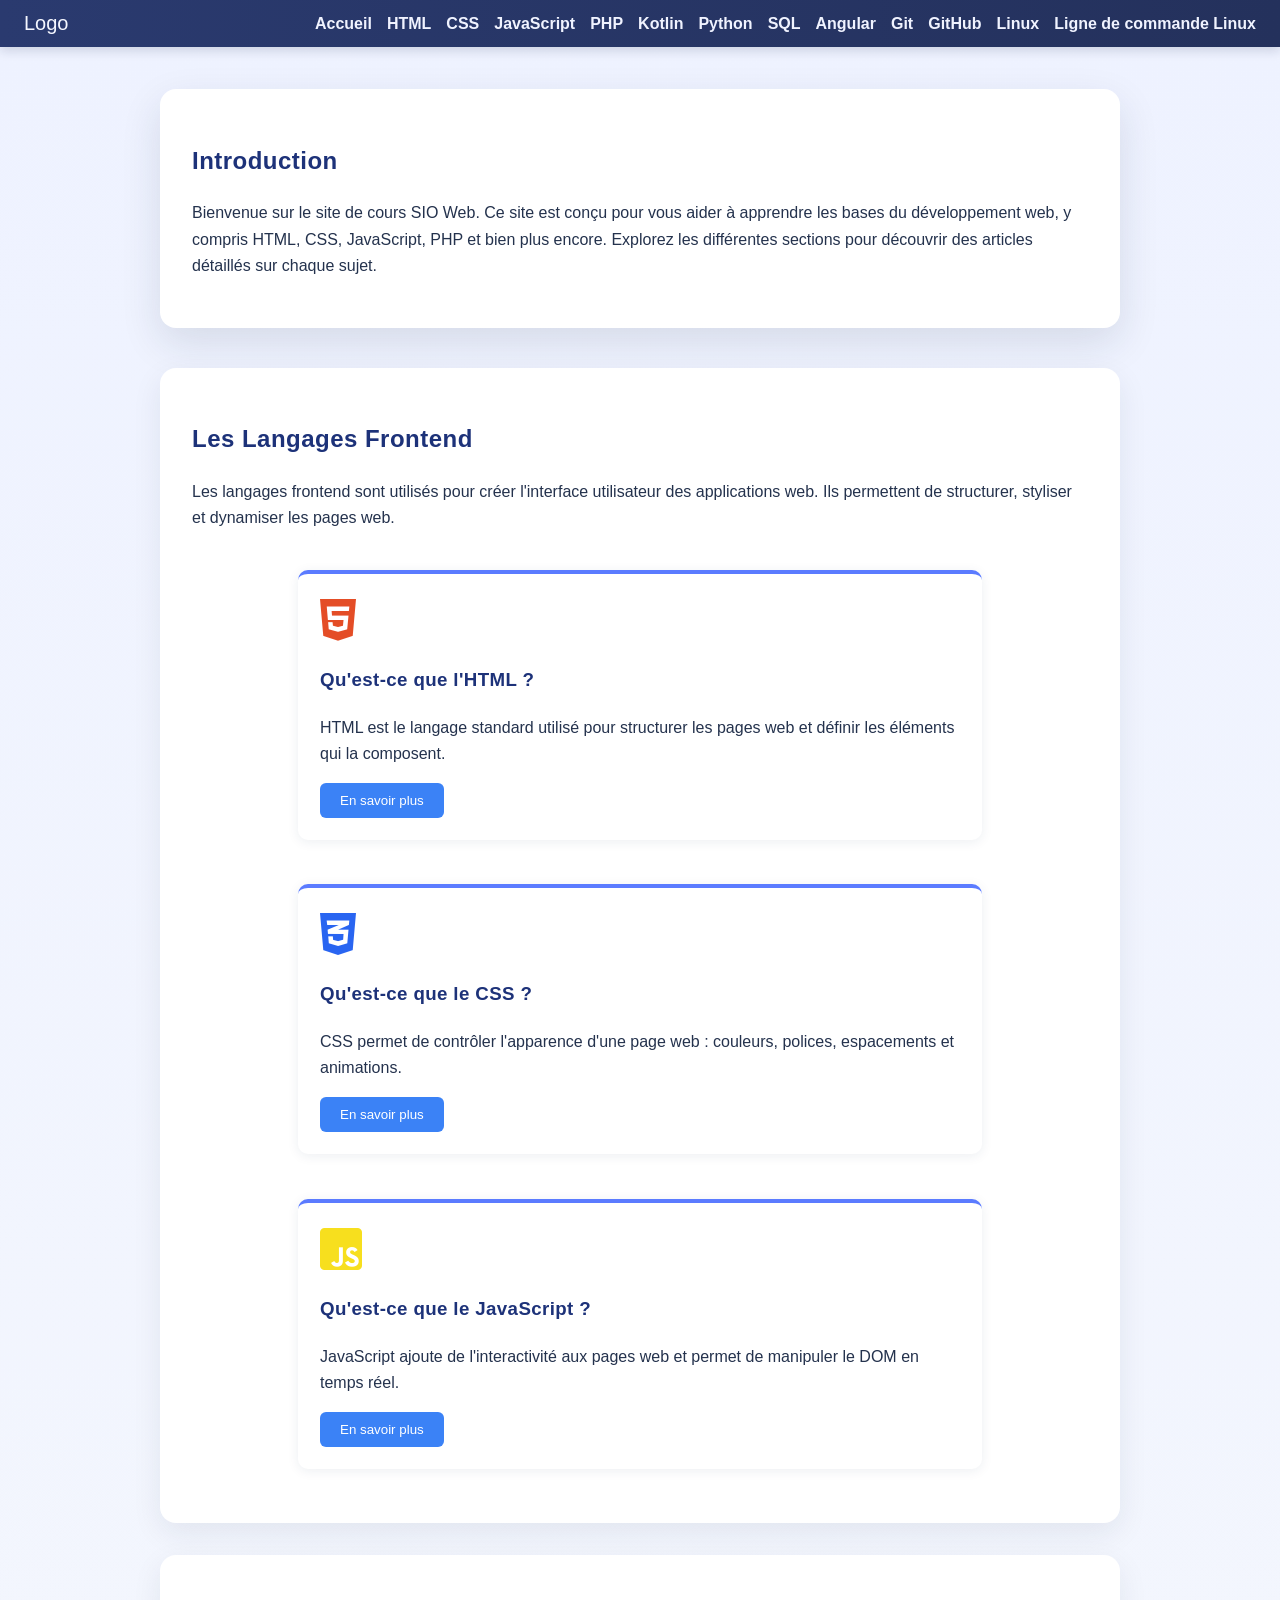
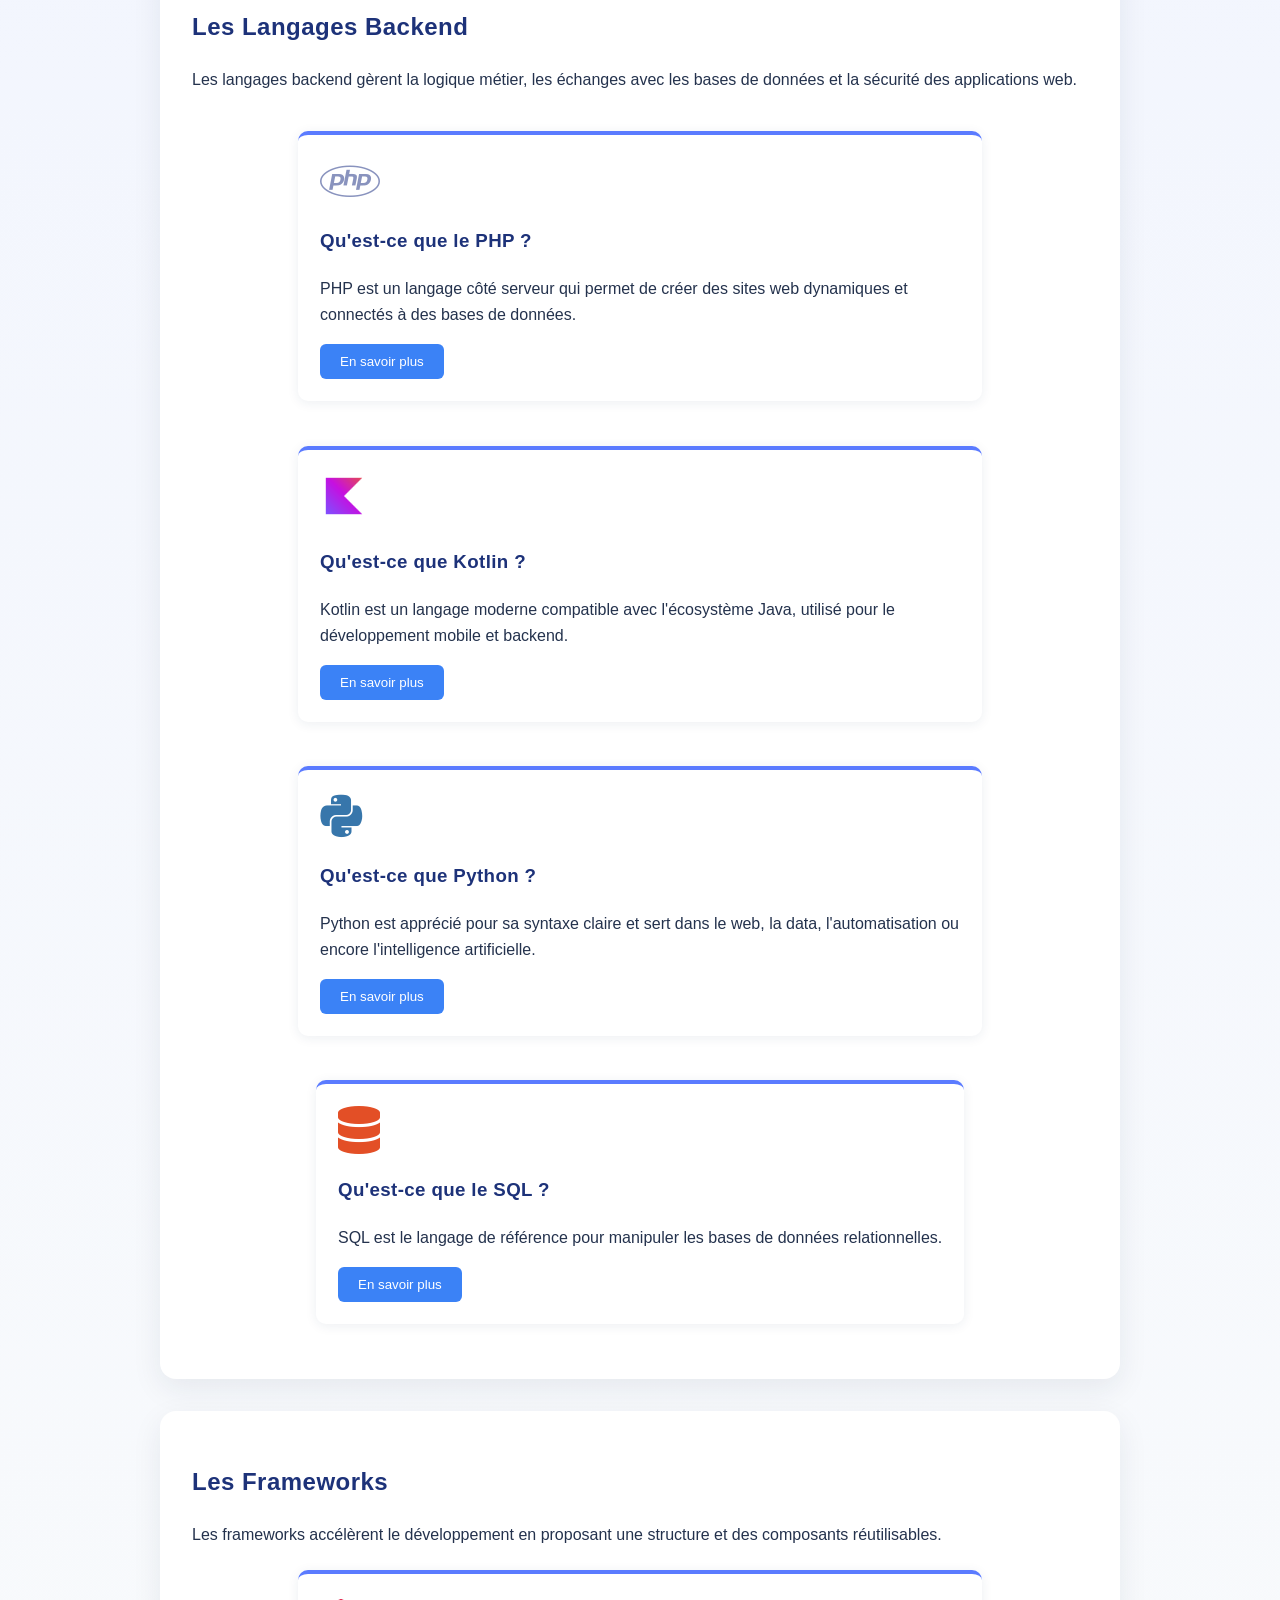
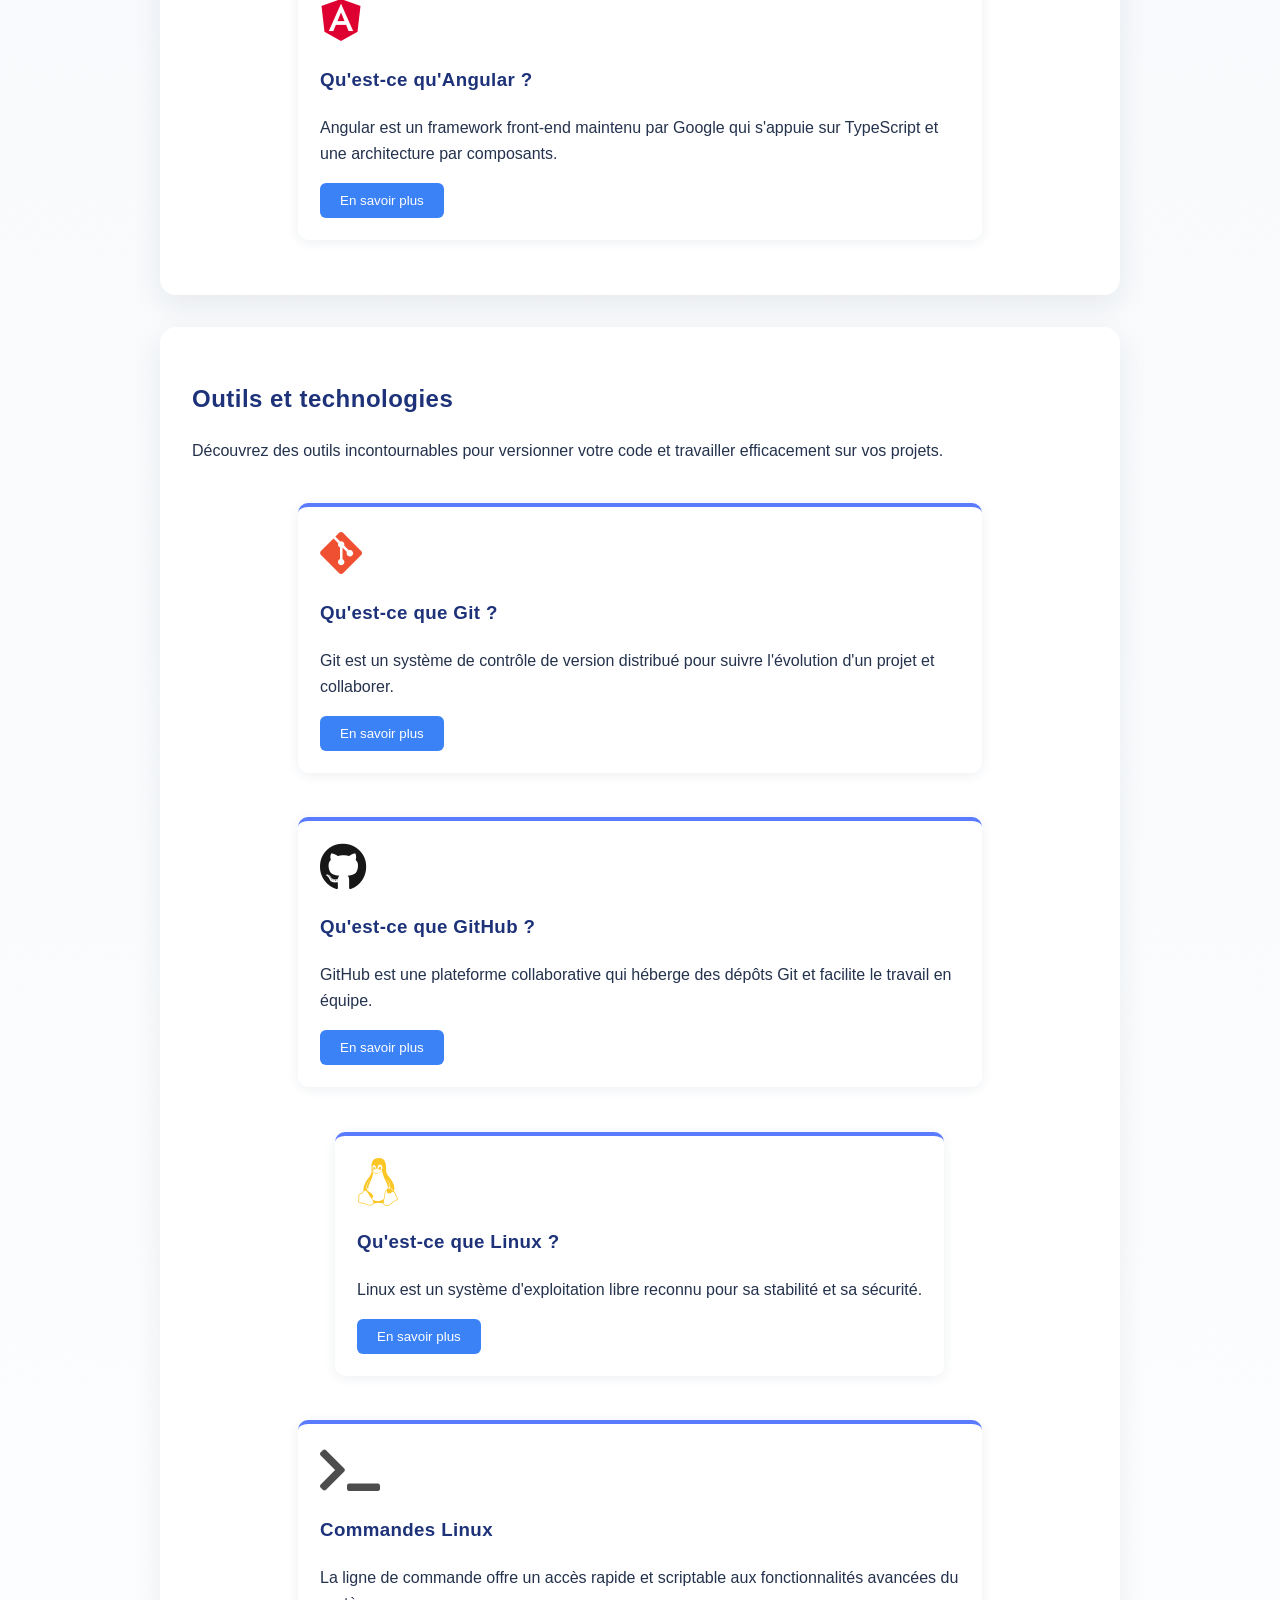
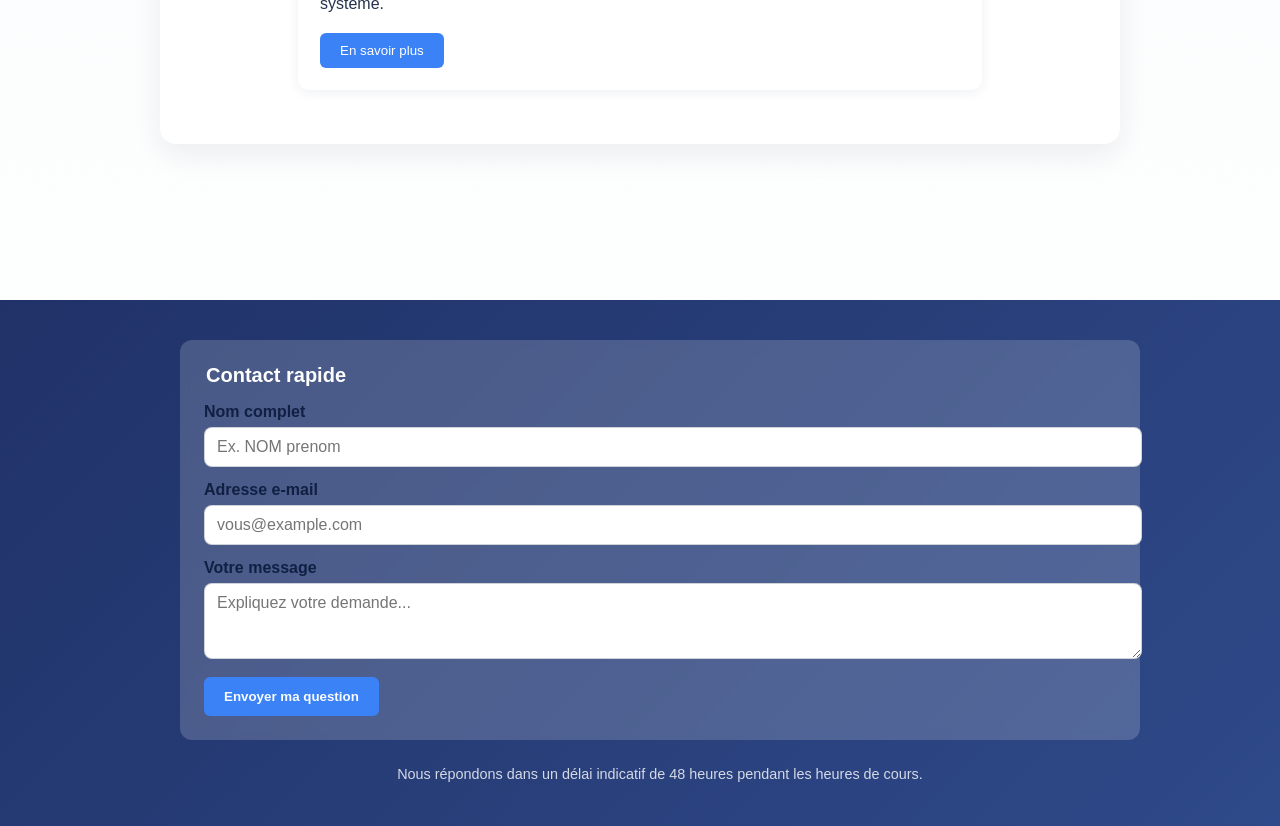
<file: index.html>
<!DOCTYPE html>

<html lang="fr">
  <head>
    <!-- commentaires en html : avec win CTRL + / en linux CTRL+SHIFT+/ (/ à droite de la barre d'espace)-->
    <!--
    le header: 
    Ce composant représente l'en-tête principal de l'application. 
    Il inclut généralement le logo, la navigation principale, et éventuellement des actions utilisateur 
    telles que la connexion ou l'accès au profil. 
    Utilisez ce composant pour afficher les éléments de navigation globaux et renforcer l'identité visuelle de l'application.
-->

    <!--
    <meta charset="UTF-8" /> :
    Définit l'encodage des caractères du document en UTF-8, ce qui permet d'afficher correctement les caractères spéciaux et internationaux.
-->

    <!--
    <meta name="viewport" content="width=device-width, initial-scale=1.0" /> :
    Permet d'assurer que la page s'affiche correctement sur tous les appareils (responsive design) 
    en adaptant la largeur de la page à celle de l'écran de l'utilisateur.
-->
    <meta charset="UTF-8" />
    <meta name="viewport" content="width=device-width, initial-scale=1.0" />
    <link
      rel="shortcut icon"
      href="img/etudiant-diplome-64.png"
      type="image/x-icon"
    />
    <link
      rel="stylesheet"
      href="https://cdnjs.cloudflare.com/ajax/libs/font-awesome/5.15.4/css/all.min.css"
      integrity="sha512-1ycn6IcaQQ40/MKBW2W4Rhis/DbILU74C1vSrLJxCq57o941Ym01SwNsOMqvEBFlcgUa6xLiPY/NS5R+E6ztJQ=="
      crossorigin="anonymous"
      referrerpolicy="no-referrer"
    />
    <!--
      <link rel="stylesheet" href="style.css" /> :
      Lien vers la feuille de style CSS externe qui contient les styles pour la mise en page et l'apparence du site.
      Cela permet de séparer le contenu HTML de la présentation visuelle.-->
    <link rel="stylesheet" href="css/Global.css" />
    <title>COURS SIO WEB | Éléments technique du BTS SIO</title>
  </head>
  <body>
    <!--
      Le header (<header>) est la section d'en-tête de la page.
      Il contient généralement le titre principal, le logo, et la navigation principale du site.
      Ici, il accueille le titre "Bienvenue sur le site de cours" et le menu de navigation.
    -->
    <header>
      <!--
        La balise <nav> est utilisée pour définir une section de navigation dans le document.
        Elle contient des liens vers les différentes sections du site.
        Ici, elle inclut un logo, un menu de navigation et un menu burger pour les écrans plus petits.-->
      <nav>
        <!--
          La div avec la classe "logo" représente le logo du site.
          Elle peut contenir une image ou du texte qui sert d'identité visuelle pour le site.
          class :
          En CSS, une classe est un sélecteur qui permet d'appliquer des styles à un ou plusieurs éléments HTML portant une même classe. La classe est définie dans le CSS avec un point (.) suivi du nom de la classe.
          id :
          Un identifiant (id) est un sélecteur unique qui permet de cibler un élément HTML spécifique. Contrairement à une classe, un id doit être unique dans le document et est défini dans le CSS avec un dièse (#) suivi du nom de l'id.
          -->
        <div class="logo">Logo</div>
        <div class="menu" id="menu">
          <a href="index.html">Accueil</a>
          <a href="pages/html.html">HTML</a>
          <a href="pages/css.html">CSS</a>
          <a href="pages/javascript.html">JavaScript</a>
          <a href="pages/php.html">PHP</a>
          <a href="pages/kotlin.html">Kotlin</a>
          <a href="pages/python.html">Python</a>
          <a href="pages/sql.html">SQL</a>
          <a href="pages/angular.html">Angular</a>
          <a href="pages/git.html">Git</a>
          <a href="pages/github.html">GitHub</a>
          <a href="pages/linux.html">Linux</a>
          <a href="pages/linux_command_line.html">Ligne de commande Linux</a>
        </div>

        <!--
          La div avec la classe "burger" représente le menu burger, qui est un élément de navigation compact pour les écrans plus petits.

          arial-label="Menu" :
          Attribut utilisé pour fournir une description accessible du menu burger aux technologies d'assistance, comme les lecteurs d'écran.

          aria-expanded="false" : Indique si le menu burger est actuellement ouvert ou fermé.
          role="button" : Indique que cet élément agit comme un bouton interactif.
          tabindex="0" : Permet à l'élément d'être focalisé par le clavier, rendant le menu accessible aux utilisateurs de claviers.
          Ces attributs améliorent l'accessibilité du menu burger pour les utilisateurs de technologies d'assistance.
          -->
        <div
          class="burger"
          id="burger"
          aria-label="Menu"
          aria-expanded="false"
          role="button"
          tabindex="0"
        >
          <!--
            Les <div> à l'intérieur de la classe "burger" représentent les trois barres du menu burger.
            Elles sont stylisées pour ressembler à un hamburger.-->
          <div></div>
          <div></div>
          <div></div>
        </div>
      </nav>
    </header>

    <!--
      Le main (<main>) est la section principale du contenu de la page.
    -->
    <main>
      <div class="content-wrapper">
        <section class="page-intro">
          <h1>Introduction</h1>
          <p>
            Bienvenue sur le site de cours SIO Web. Ce site est conçu pour vous
            aider à apprendre les bases du développement web, y compris HTML,
            CSS, JavaScript, PHP et bien plus encore. Explorez les différentes
            sections pour découvrir des articles détaillés sur chaque sujet.
          </p>
        </section>
        <section class="page-section">
          <h2>Les Langages Frontend</h2>
          <p>
            Les langages frontend sont utilisés pour créer l'interface
            utilisateur des applications web. Ils permettent de structurer,
            styliser et dynamiser les pages web.
          </p>
          <div class="d-flex wrap">
            <article>
              <i class="fab fa-html5 htmlColor icon"></i>
              <h3>Qu'est-ce que l'HTML&nbsp;?</h3>
              <p>
                HTML est le langage standard utilisé pour structurer les pages
                web et définir les éléments qui la composent.
              </p>
              <button><a href="pages/html.html">En savoir plus</a></button>
            </article>
            <article>
              <i class="fab fa-css3-alt cssColor icon"></i>
              <h3>Qu'est-ce que le CSS&nbsp;?</h3>
              <p>
                CSS permet de contrôler l'apparence d'une page web : couleurs,
                polices, espacements et animations.
              </p>
              <button><a href="pages/css.html">En savoir plus</a></button>
            </article>
            <article>
              <i class="fab fa-js-square jsColor icon"></i>
              <h3>Qu'est-ce que le JavaScript&nbsp;?</h3>
              <p>
                JavaScript ajoute de l'interactivité aux pages web et permet de
                manipuler le DOM en temps réel.
              </p>
              <button><a href="pages/javascript.html">En savoir plus</a></button>
            </article>
          </div>
        </section>
        <section class="page-section">
          <h2>Les Langages Backend</h2>
          <p>
            Les langages backend gèrent la logique métier, les échanges avec les
            bases de données et la sécurité des applications web.
          </p>
          <div class="d-flex wrap">
            <article>
              <i class="fab fa-php phpColor icon"></i>
              <h3>Qu'est-ce que le PHP&nbsp;?</h3>
              <p>
                PHP est un langage côté serveur qui permet de créer des sites web
                dynamiques et connectés à des bases de données.
              </p>
              <button><a href="pages/php.html">En savoir plus</a></button>
            </article>
            <article>
              <img src="img/Kotlin.png" alt="Logo Kotlin" class="kotlinLogo" />
              <h3>Qu'est-ce que Kotlin&nbsp;?</h3>
              <p>
                Kotlin est un langage moderne compatible avec l'écosystème Java,
                utilisé pour le développement mobile et backend.
              </p>
              <button><a href="pages/kotlin.html">En savoir plus</a></button>
            </article>
            <article>
              <i class="fab fa-python pythonColor icon"></i>
              <h3>Qu'est-ce que Python&nbsp;?</h3>
              <p>
                Python est apprécié pour sa syntaxe claire et sert dans le web,
                la data, l'automatisation ou encore l'intelligence artificielle.
              </p>
              <button><a href="pages/python.html">En savoir plus</a></button>
            </article>
            <article>
              <i class="fas fa-database sqlColor icon"></i>
              <h3>Qu'est-ce que le SQL&nbsp;?</h3>
              <p>
                SQL est le langage de référence pour manipuler les bases de
                données relationnelles.
              </p>
              <button><a href="pages/sql.html">En savoir plus</a></button>
            </article>
          </div>
        </section>
        <section class="page-section">
          <h2>Les Frameworks</h2>
          <p>
            Les frameworks accélèrent le développement en proposant une
            structure et des composants réutilisables.
          </p>
          <article>
            <i class="fab fa-angular angularColor icon"></i>
            <h3>Qu'est-ce qu'Angular&nbsp;?</h3>
            <p>
              Angular est un framework front-end maintenu par Google qui
              s'appuie sur TypeScript et une architecture par composants.
            </p>
            <button><a href="pages/angular.html">En savoir plus</a></button>
          </article>
        </section>
        <section class="page-section">
          <h2>Outils et technologies</h2>
          <p>
            Découvrez des outils incontournables pour versionner votre code et
            travailler efficacement sur vos projets.
          </p>
          <div class="d-flex wrap">
            <article>
              <i class="fab fa-git-alt gitColor icon"></i>
              <h3>Qu'est-ce que Git&nbsp;?</h3>
              <p>
                Git est un système de contrôle de version distribué pour suivre
                l'évolution d'un projet et collaborer.
              </p>
              <button><a href="pages/git.html">En savoir plus</a></button>
            </article>
            <article>
              <i class="fab fa-github githubColor icon"></i>
              <h3>Qu'est-ce que GitHub&nbsp;?</h3>
              <p>
                GitHub est une plateforme collaborative qui héberge des dépôts
                Git et facilite le travail en équipe.
              </p>
              <button><a href="pages/github.html">En savoir plus</a></button>
            </article>
            <article>
              <i class="fab fa-linux linuxColor icon"></i>
              <h3>Qu'est-ce que Linux&nbsp;?</h3>
              <p>
                Linux est un système d'exploitation libre reconnu pour sa
                stabilité et sa sécurité.
              </p>
              <button><a href="pages/linux.html">En savoir plus</a></button>
            </article>
            <article>
              <i class="fas fa-terminal terminalColor icon"></i>
              <h3>Commandes Linux</h3>
              <p>
                La ligne de commande offre un accès rapide et scriptable aux
                fonctionnalités avancées du système.
              </p>
              <button><a href="pages/linux_command_line.html">En savoir plus</a></button>
            </article>
          </div>
        </section>
      </div>
    </main>
    <!--
      Le footer (<footer>) est la section de pied de page de la page.
      Il contient généralement des informations supplémentaires comme les droits d'auteur, les liens vers les politiques de confidentialité, etc.
      Ici, il affiche un message de droits d'auteur.
    -->
    <footer class="site-footer" id="contact">
      <div class="footer-content">
        <form class="footer-form" method="post" action="#contact">
          <fieldset>
            <legend>Contact rapide</legend>
            <label for="footer-name">Nom complet</label>
            <input type="text" id="footer-name" name="full-name" required placeholder="Ex. NOM prenom" />
            <label for="footer-email">Adresse e-mail</label>
            <input type="email" id="footer-email" name="email" required placeholder="vous@example.com" />
            <label for="footer-message">Votre message</label>
            <textarea id="footer-message" name="message" rows="3" required placeholder="Expliquez votre demande..."></textarea>
            <button type="submit">Envoyer ma question</button>
          </fieldset>
        </form>
        <p class="form-guidance">Nous répondons dans un délai indicatif de 48&nbsp;heures pendant les heures de cours.</p>
      </div>
    </footer>
    <!-- script en bas de page aprés le footer-->
    <script src="js/main.js"></script>
  </body>
</html>
</file>
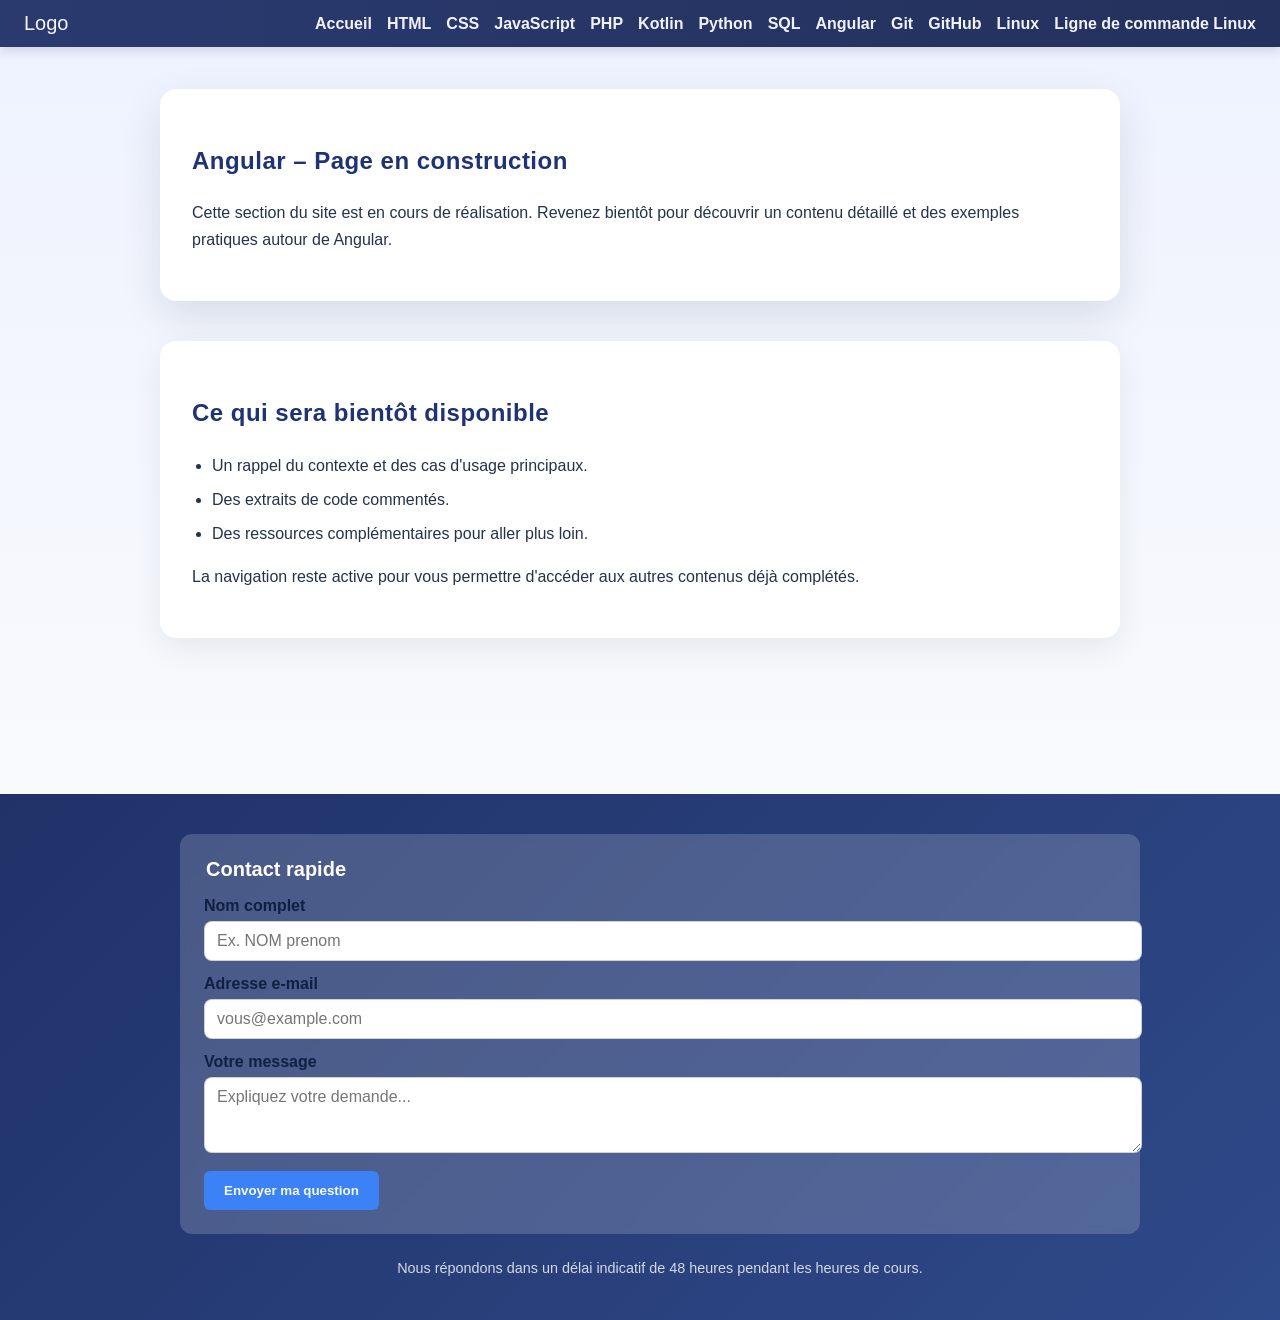
<file: pages/angular.html>
<!DOCTYPE html>
<html lang="fr">
  <head>
    <meta charset="UTF-8" />
    <meta name="viewport" content="width=device-width, initial-scale=1.0" />
    <link rel="stylesheet" href="../css/Global.css" />
    <title>COURS SIO WEB | Angular</title>
  </head>
  <body>
    <header>
      <nav>
        <div class="logo">Logo</div>
        <div class="menu" id="menu">
          <a href="../index.html">Accueil</a>
          <a href="html.html">HTML</a>
          <a href="css.html">CSS</a>
          <a href="javascript.html">JavaScript</a>
          <a href="php.html">PHP</a>
          <a href="kotlin.html">Kotlin</a>
          <a href="python.html">Python</a>
          <a href="sql.html">SQL</a>
          <a href="angular.html">Angular</a>
          <a href="git.html">Git</a>
          <a href="github.html">GitHub</a>
          <a href="linux.html">Linux</a>
          <a href="linux_command_line.html">Ligne de commande Linux</a>
        </div>
        <div class="burger" id="burger" aria-label="Menu" aria-expanded="false" role="button" tabindex="0">
          <div></div>
          <div></div>
          <div></div>
        </div>
      </nav>
    </header>
    <main>
      <div class="content-wrapper">
        <section class="page-intro">
          <h1>Angular – Page en construction</h1>
          <p>
            Cette section du site est en cours de réalisation. Revenez bientôt
            pour découvrir un contenu détaillé et des exemples pratiques autour
            de Angular.
          </p>
        </section>
        <section class="page-section">
          <h2>Ce qui sera bientôt disponible</h2>
          <ul>
            <li>Un rappel du contexte et des cas d'usage principaux.</li>
            <li>Des extraits de code commentés.</li>
            <li>Des ressources complémentaires pour aller plus loin.</li>
          </ul>
          <p>
            La navigation reste active pour vous permettre d'accéder aux autres
            contenus déjà complétés.
          </p>
        </section>
      </div>
    </main>
    <footer class="site-footer" id="contact">
      <div class="footer-content">
        <form class="footer-form" method="post" action="#contact">
          <fieldset>
            <legend>Contact rapide</legend>
            <label for="footer-name">Nom complet</label>
            <input type="text" id="footer-name" name="full-name" required placeholder="Ex. NOM prenom" />
            <label for="footer-email">Adresse e-mail</label>
            <input type="email" id="footer-email" name="email" required placeholder="vous@example.com" />
            <label for="footer-message">Votre message</label>
            <textarea id="footer-message" name="message" rows="3" required placeholder="Expliquez votre demande..."></textarea>
            <button type="submit">Envoyer ma question</button>
          </fieldset>
        </form>
        <p class="form-guidance">
          Nous répondons dans un délai indicatif de 48&nbsp;heures pendant les heures de cours.
        </p>
      </div>
    </footer>
    <script src="../js/main.js"></script>
  </body>
</html>
</file>
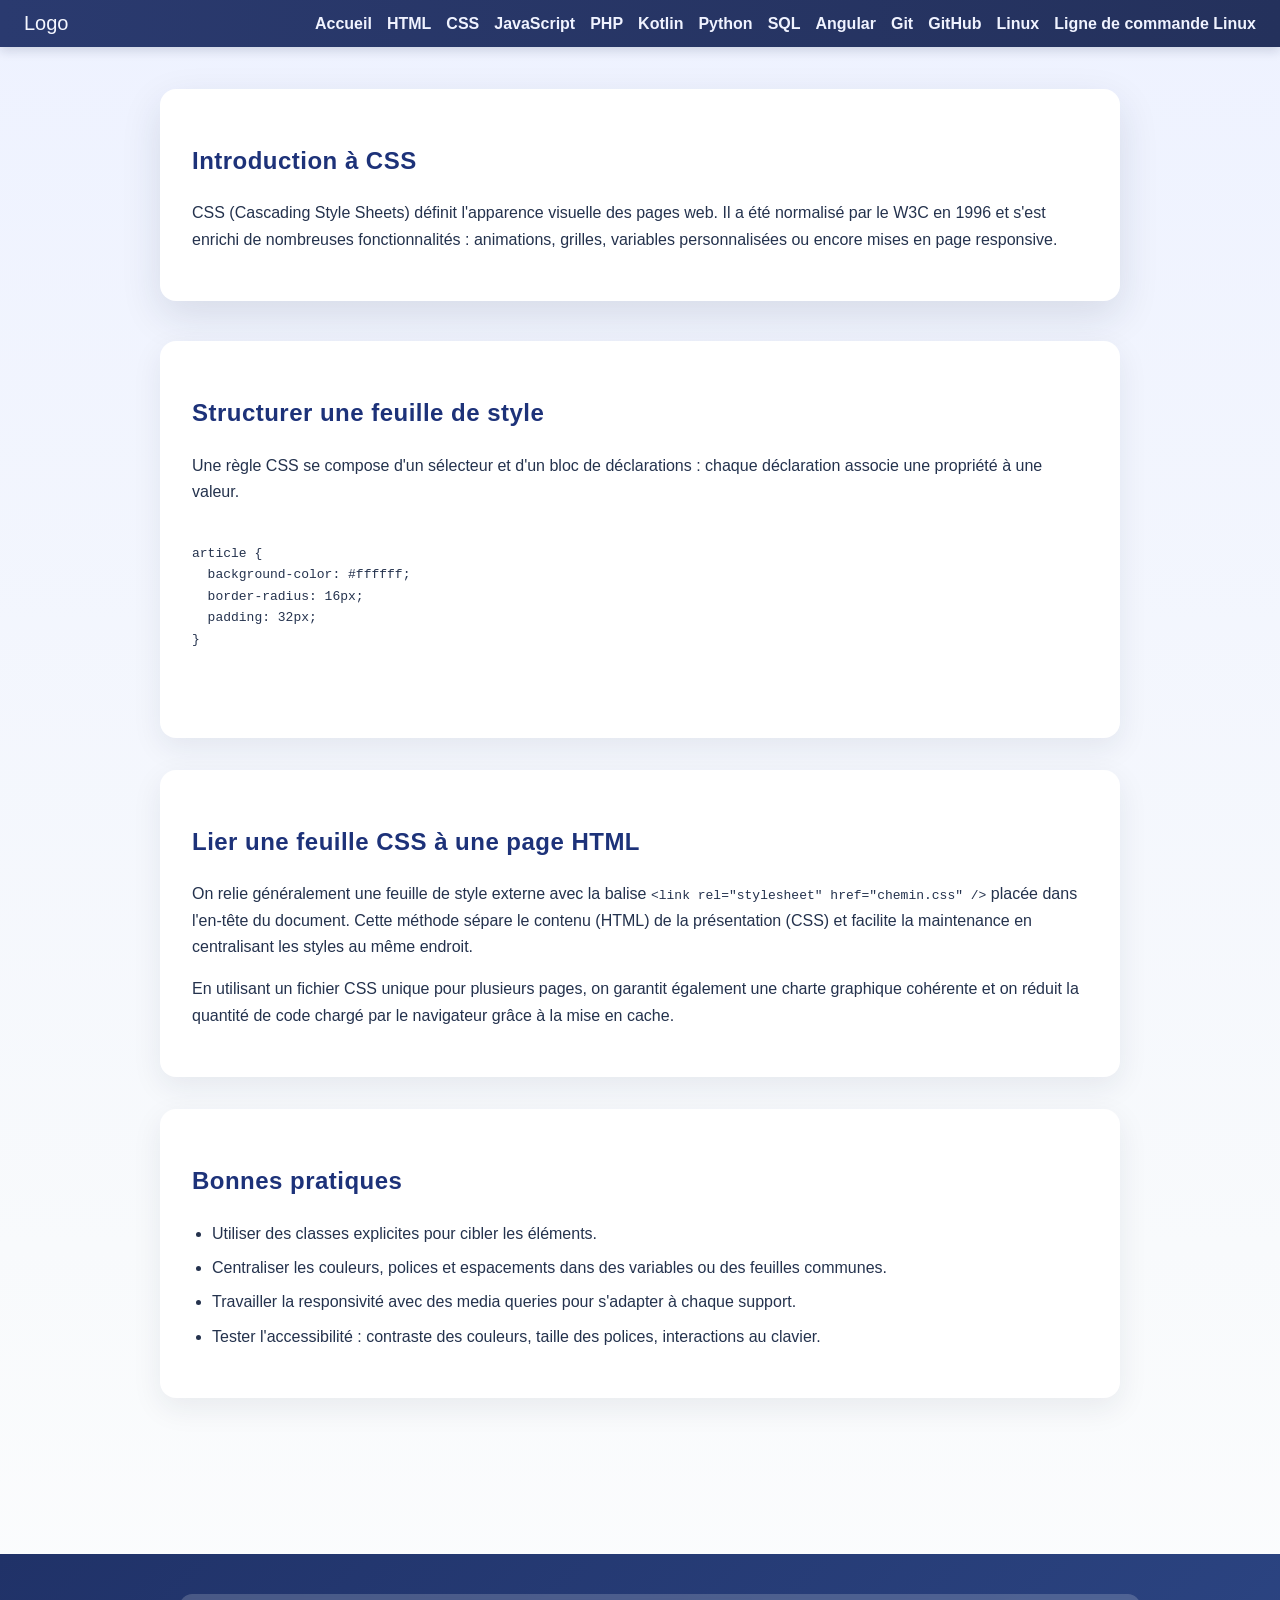
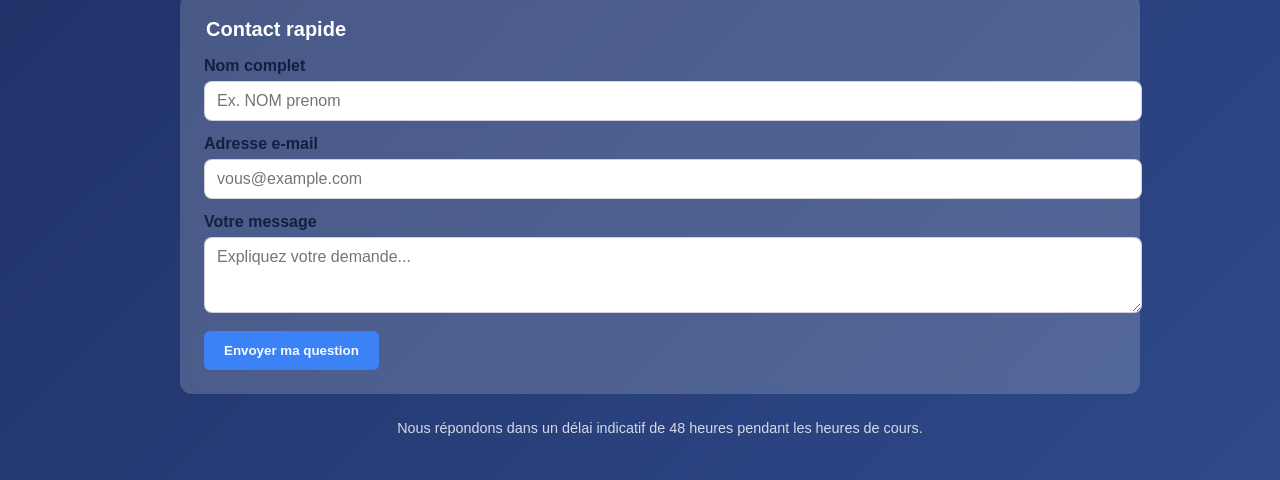
<file: pages/css.html>
<!DOCTYPE html>
<html lang="fr">
  <head>
    <meta charset="UTF-8" />
    <meta name="viewport" content="width=device-width, initial-scale=1.0" />
    <link rel="stylesheet" href="../css/Global.css" />
    <title>COURS SIO WEB | CSS</title>
  </head>
  <body>
    <header>
      <nav>
        <div class="logo">Logo</div>
        <div class="menu" id="menu">
          <a href="../index.html">Accueil</a>
          <a href="html.html">HTML</a>
          <a href="css.html">CSS</a>
          <a href="javascript.html">JavaScript</a>
          <a href="php.html">PHP</a>
          <a href="kotlin.html">Kotlin</a>
          <a href="python.html">Python</a>
          <a href="sql.html">SQL</a>
          <a href="angular.html">Angular</a>
          <a href="git.html">Git</a>
          <a href="github.html">GitHub</a>
          <a href="linux.html">Linux</a>
          <a href="linux_command_line.html">Ligne de commande Linux</a>
        </div>
        <div
          class="burger"
          id="burger"
          aria-label="Menu"
          aria-expanded="false"
          role="button"
          tabindex="0"
        >
          <div></div>
          <div></div>
          <div></div>
        </div>
      </nav>
    </header>
    <main>
      <div class="content-wrapper">
        <section class="page-intro">
          <h1>Introduction à CSS</h1>
          <p>
            CSS (Cascading Style Sheets) définit l'apparence visuelle des pages
            web. Il a été normalisé par le W3C en 1996 et s'est enrichi de
            nombreuses fonctionnalités : animations, grilles, variables
            personnalisées ou encore mises en page responsive.
          </p>
        </section>
        <section class="page-section">
          <h2>Structurer une feuille de style</h2>
          <p>
            Une règle CSS se compose d'un sélecteur et d'un bloc de déclarations
            : chaque déclaration associe une propriété à une valeur.
          </p>
          <pre>
            <code>
article {
  background-color: #ffffff;
  border-radius: 16px;
  padding: 32px;
}
            </code>
          </pre>
        </section>

        <section class="page-section">
          <h2>Lier une feuille CSS à une page HTML</h2>
          <p>
            On relie généralement une feuille de style externe avec la balise
            <code>&lt;link rel="stylesheet" href="chemin.css" /&gt;</code>
            placée dans l'en-tête du document. Cette méthode sépare le contenu
            (HTML) de la présentation (CSS) et facilite la maintenance en
            centralisant les styles au même endroit.
          </p>
          <p>
            En utilisant un fichier CSS unique pour plusieurs pages, on garantit
            également une charte graphique cohérente et on réduit la quantité de
            code chargé par le navigateur grâce à la mise en cache.
          </p>
        </section>
        <section class="page-section">
          <h2>Bonnes pratiques</h2>
          <ul>
            <li>Utiliser des classes explicites pour cibler les éléments.</li>
            <li>
              Centraliser les couleurs, polices et espacements dans des variables
              ou des feuilles communes.
            </li>
            <li>
              Travailler la responsivité avec des media queries pour s'adapter à
              chaque support.
            </li>
            <li>
              Tester l'accessibilité : contraste des couleurs, taille des
              polices, interactions au clavier.
            </li>
          </ul>
        </section>
      </div>
    </main>
    <footer class="site-footer" id="contact">
      <div class="footer-content">
        <form class="footer-form" method="post" action="#contact">
          <fieldset>
            <legend>Contact rapide</legend>
            <label for="footer-name">Nom complet</label>
            <input
              type="text"
              id="footer-name"
              name="full-name"
              required
              placeholder="Ex. NOM prenom"
            />
            <label for="footer-email">Adresse e-mail</label>
            <input
              type="email"
              id="footer-email"
              name="email"
              required
              placeholder="vous@example.com"
            />
            <label for="footer-message">Votre message</label>
            <textarea
              id="footer-message"
              name="message"
              rows="3"
              required
              placeholder="Expliquez votre demande..."
            ></textarea>
            <button type="submit">Envoyer ma question</button>
          </fieldset>
        </form>
        <p class="form-guidance">
          Nous répondons dans un délai indicatif de 48&nbsp;heures pendant les
          heures de cours.
        </p>
      </div>
    </footer>
    <script src="../js/main.js"></script>
  </body>
</html>
</file>
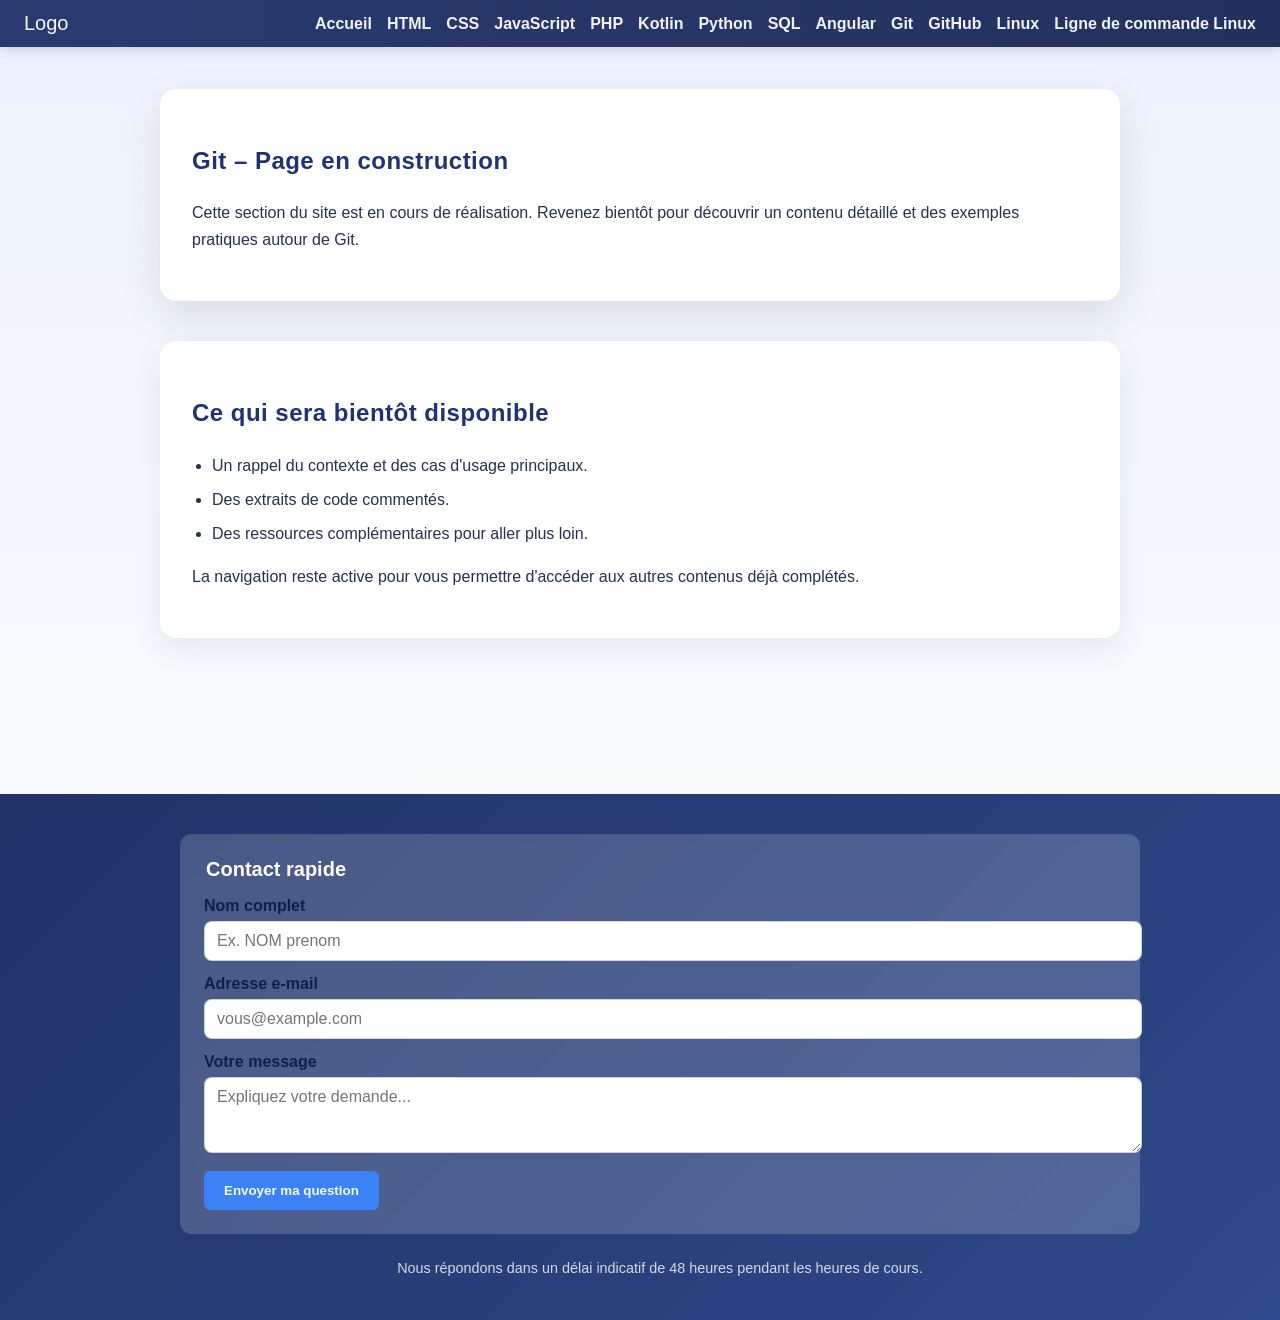
<file: pages/git.html>
<!DOCTYPE html>
<html lang="fr">
  <head>
    <meta charset="UTF-8" />
    <meta name="viewport" content="width=device-width, initial-scale=1.0" />
    <link rel="stylesheet" href="../css/Global.css" />
    <title>COURS SIO WEB | Git</title>
  </head>
  <body>
    <header>
      <nav>
        <div class="logo">Logo</div>
        <div class="menu" id="menu">
          <a href="../index.html">Accueil</a>
          <a href="html.html">HTML</a>
          <a href="css.html">CSS</a>
          <a href="javascript.html">JavaScript</a>
          <a href="php.html">PHP</a>
          <a href="kotlin.html">Kotlin</a>
          <a href="python.html">Python</a>
          <a href="sql.html">SQL</a>
          <a href="angular.html">Angular</a>
          <a href="git.html">Git</a>
          <a href="github.html">GitHub</a>
          <a href="linux.html">Linux</a>
          <a href="linux_command_line.html">Ligne de commande Linux</a>
        </div>
        <div class="burger" id="burger" aria-label="Menu" aria-expanded="false" role="button" tabindex="0">
          <div></div>
          <div></div>
          <div></div>
        </div>
      </nav>
    </header>
    <main>
      <div class="content-wrapper">
        <section class="page-intro">
          <h1>Git – Page en construction</h1>
          <p>
            Cette section du site est en cours de réalisation. Revenez bientôt
            pour découvrir un contenu détaillé et des exemples pratiques autour
            de Git.
          </p>
        </section>
        <section class="page-section">
          <h2>Ce qui sera bientôt disponible</h2>
          <ul>
            <li>Un rappel du contexte et des cas d'usage principaux.</li>
            <li>Des extraits de code commentés.</li>
            <li>Des ressources complémentaires pour aller plus loin.</li>
          </ul>
          <p>
            La navigation reste active pour vous permettre d'accéder aux autres
            contenus déjà complétés.
          </p>
        </section>
      </div>
    </main>
    <footer class="site-footer" id="contact">
      <div class="footer-content">
        <form class="footer-form" method="post" action="#contact">
          <fieldset>
            <legend>Contact rapide</legend>
            <label for="footer-name">Nom complet</label>
            <input type="text" id="footer-name" name="full-name" required placeholder="Ex. NOM prenom" />
            <label for="footer-email">Adresse e-mail</label>
            <input type="email" id="footer-email" name="email" required placeholder="vous@example.com" />
            <label for="footer-message">Votre message</label>
            <textarea id="footer-message" name="message" rows="3" required placeholder="Expliquez votre demande..."></textarea>
            <button type="submit">Envoyer ma question</button>
          </fieldset>
        </form>
        <p class="form-guidance">
          Nous répondons dans un délai indicatif de 48&nbsp;heures pendant les heures de cours.
        </p>
      </div>
    </footer>
    <script src="../js/main.js"></script>
  </body>
</html>
</file>
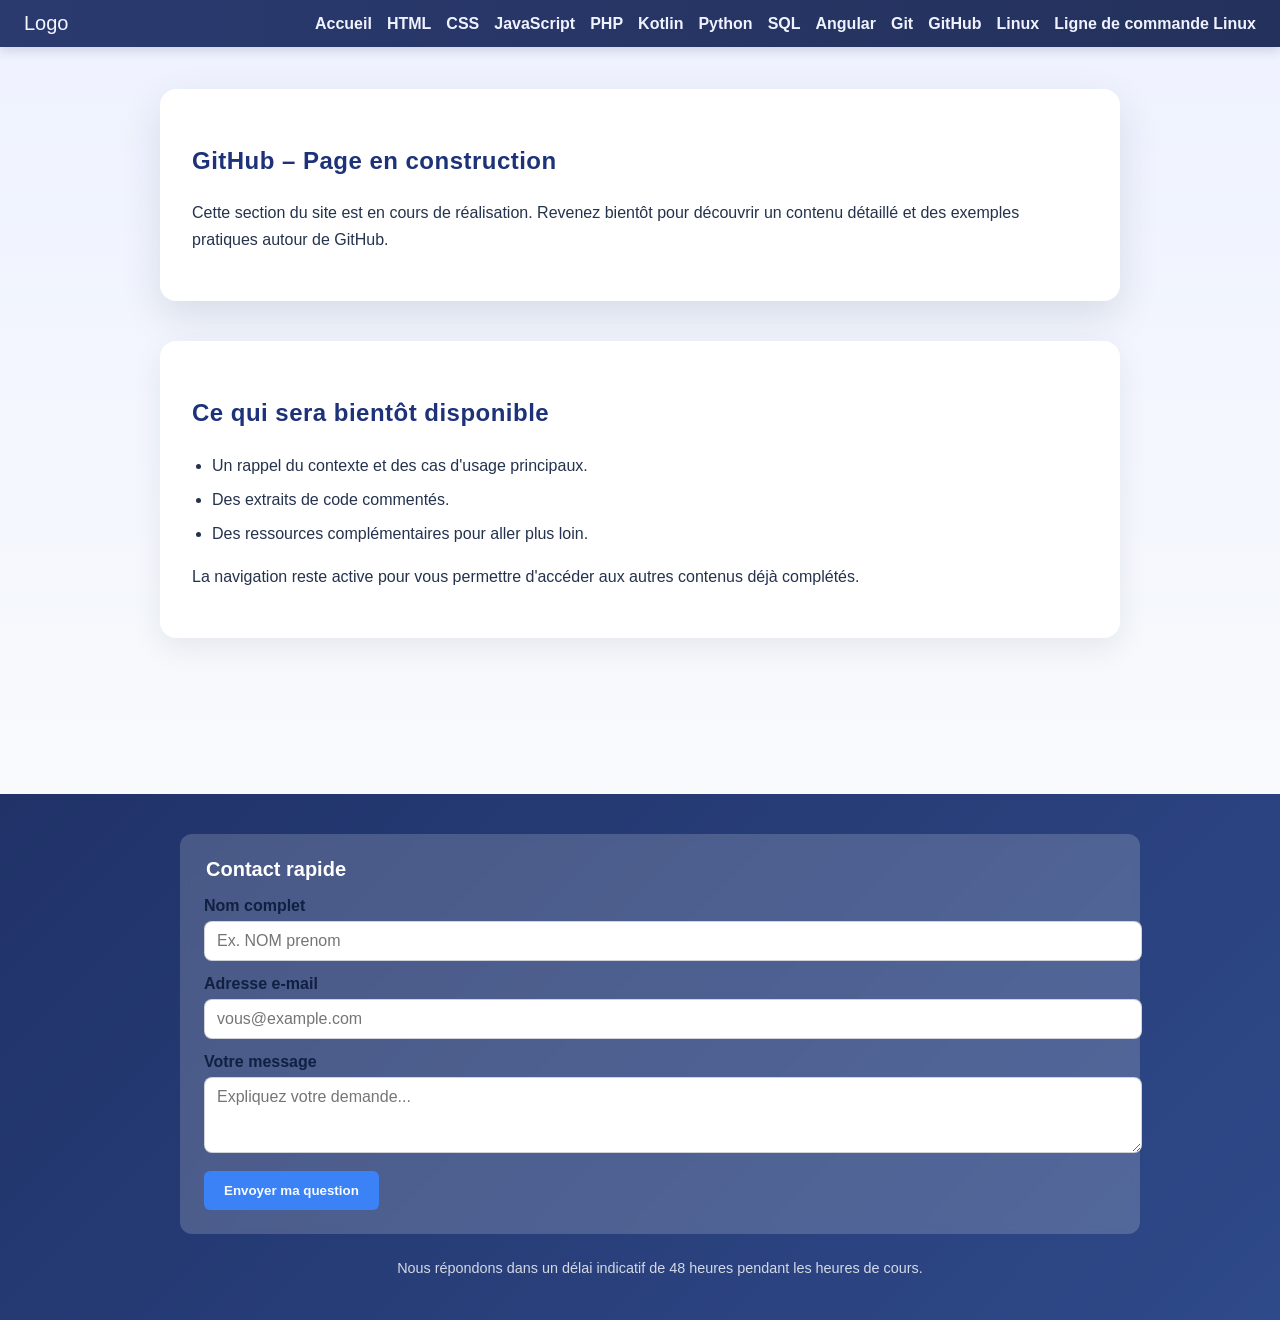
<file: pages/github.html>
<!DOCTYPE html>
<html lang="fr">
  <head>
    <meta charset="UTF-8" />
    <meta name="viewport" content="width=device-width, initial-scale=1.0" />
    <link rel="stylesheet" href="../css/Global.css" />
    <title>COURS SIO WEB | GitHub</title>
  </head>
  <body>
    <header>
      <nav>
        <div class="logo">Logo</div>
        <div class="menu" id="menu">
          <a href="../index.html">Accueil</a>
          <a href="html.html">HTML</a>
          <a href="css.html">CSS</a>
          <a href="javascript.html">JavaScript</a>
          <a href="php.html">PHP</a>
          <a href="kotlin.html">Kotlin</a>
          <a href="python.html">Python</a>
          <a href="sql.html">SQL</a>
          <a href="angular.html">Angular</a>
          <a href="git.html">Git</a>
          <a href="github.html">GitHub</a>
          <a href="linux.html">Linux</a>
          <a href="linux_command_line.html">Ligne de commande Linux</a>
        </div>
        <div class="burger" id="burger" aria-label="Menu" aria-expanded="false" role="button" tabindex="0">
          <div></div>
          <div></div>
          <div></div>
        </div>
      </nav>
    </header>
    <main>
      <div class="content-wrapper">
        <section class="page-intro">
          <h1>GitHub – Page en construction</h1>
          <p>
            Cette section du site est en cours de réalisation. Revenez bientôt
            pour découvrir un contenu détaillé et des exemples pratiques autour
            de GitHub.
          </p>
        </section>
        <section class="page-section">
          <h2>Ce qui sera bientôt disponible</h2>
          <ul>
            <li>Un rappel du contexte et des cas d'usage principaux.</li>
            <li>Des extraits de code commentés.</li>
            <li>Des ressources complémentaires pour aller plus loin.</li>
          </ul>
          <p>
            La navigation reste active pour vous permettre d'accéder aux autres
            contenus déjà complétés.
          </p>
        </section>
      </div>
    </main>
    <footer class="site-footer" id="contact">
      <div class="footer-content">
        <form class="footer-form" method="post" action="#contact">
          <fieldset>
            <legend>Contact rapide</legend>
            <label for="footer-name">Nom complet</label>
            <input type="text" id="footer-name" name="full-name" required placeholder="Ex. NOM prenom" />
            <label for="footer-email">Adresse e-mail</label>
            <input type="email" id="footer-email" name="email" required placeholder="vous@example.com" />
            <label for="footer-message">Votre message</label>
            <textarea id="footer-message" name="message" rows="3" required placeholder="Expliquez votre demande..."></textarea>
            <button type="submit">Envoyer ma question</button>
          </fieldset>
        </form>
        <p class="form-guidance">
          Nous répondons dans un délai indicatif de 48&nbsp;heures pendant les heures de cours.
        </p>
      </div>
    </footer>
    <script src="../js/main.js"></script>
  </body>
</html>
</file>
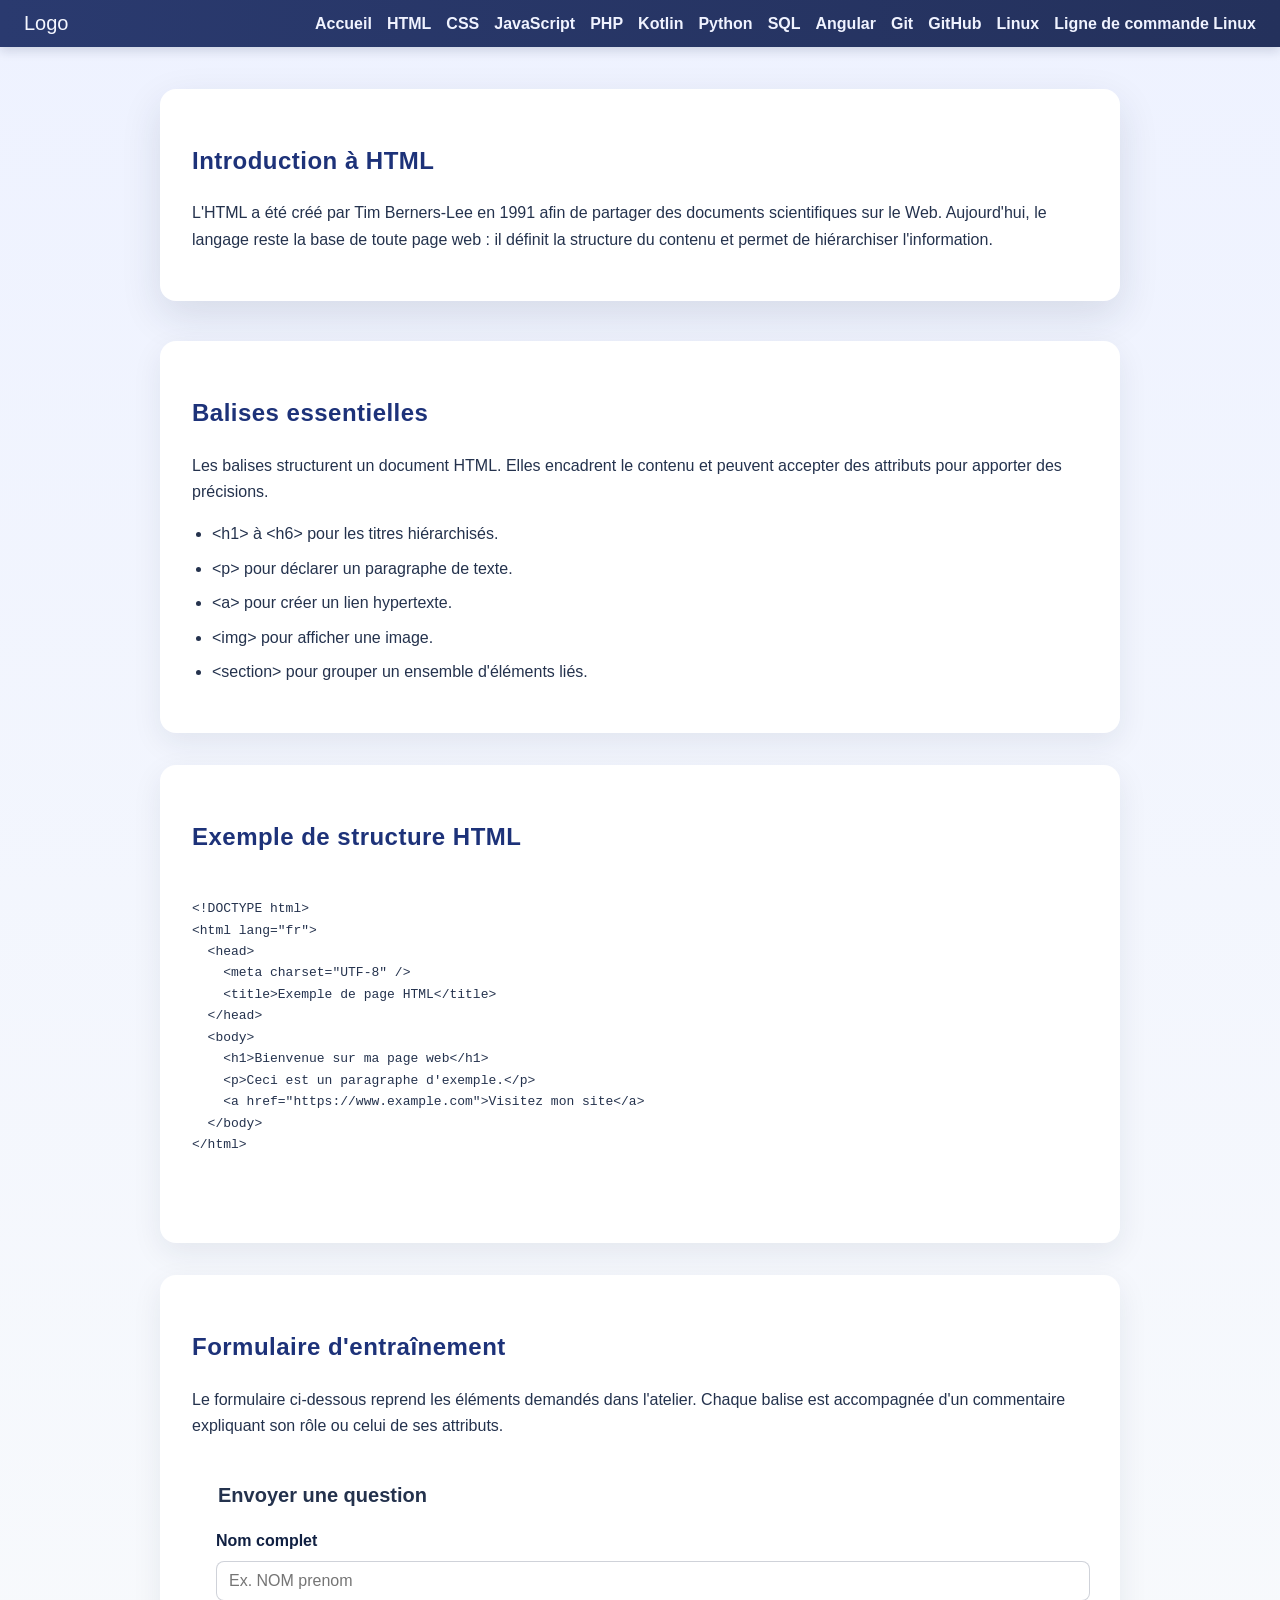
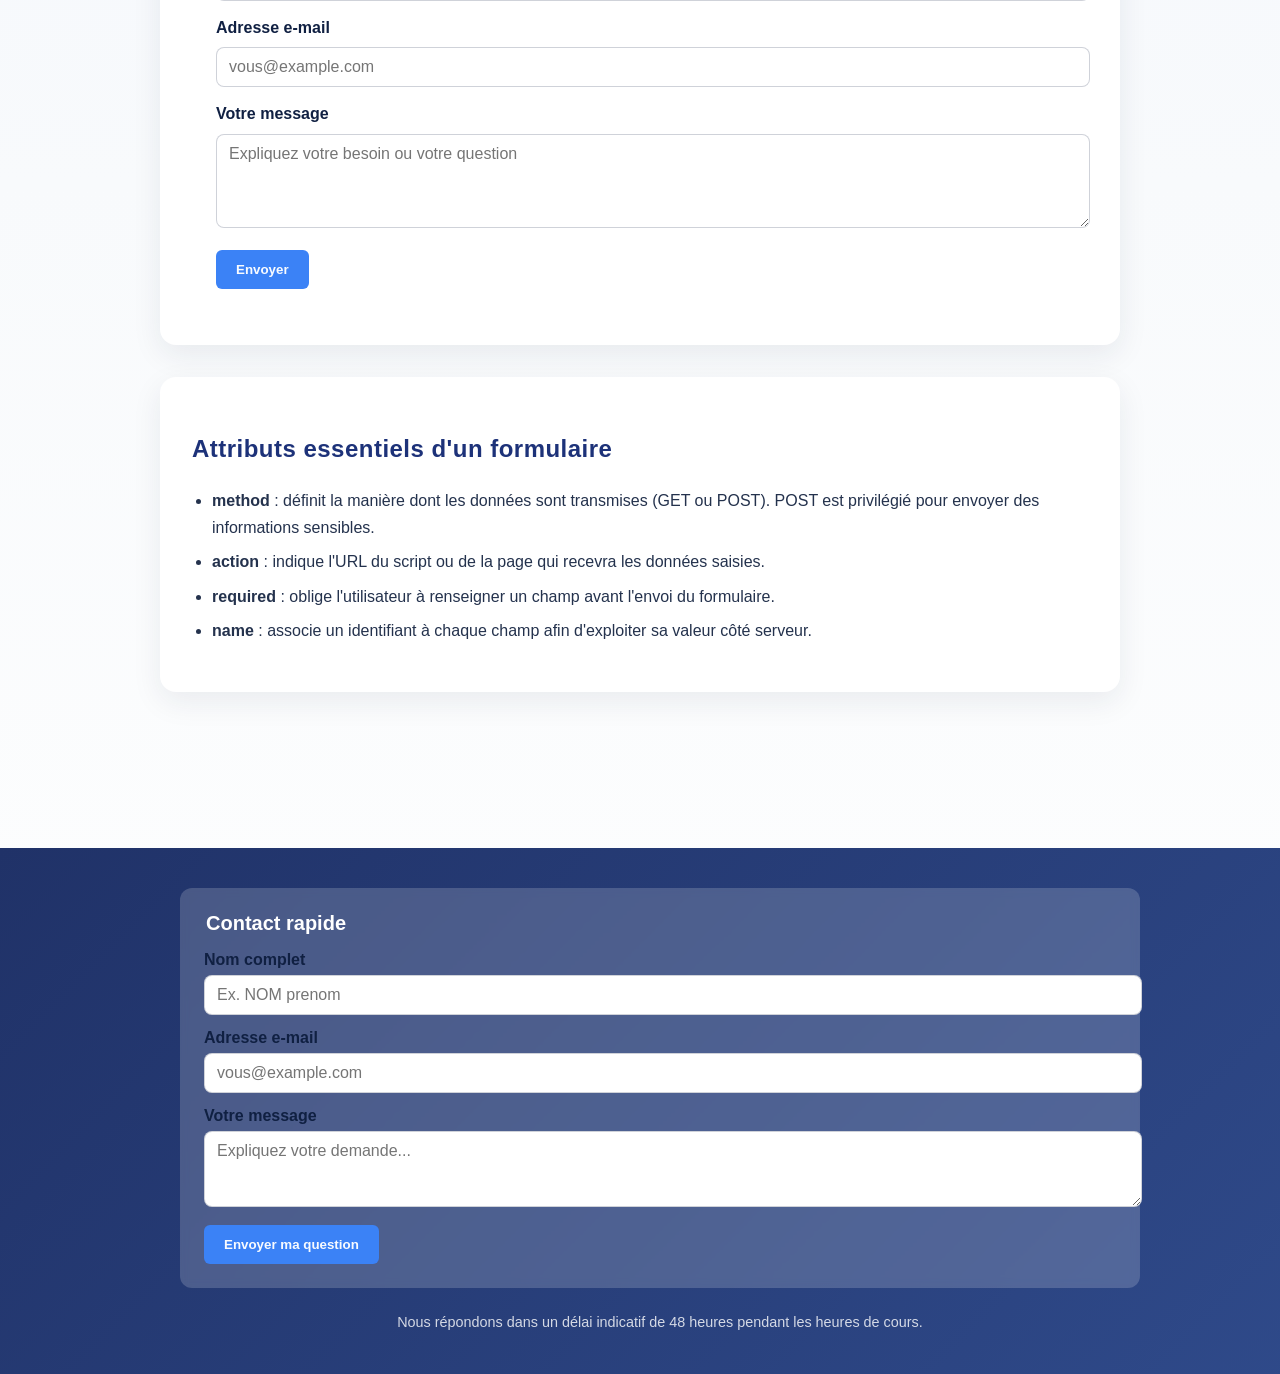
<file: pages/html.html>
<!DOCTYPE html>
<html lang="fr">
  <head>
    <meta charset="UTF-8" />
    <meta name="viewport" content="width=device-width, initial-scale=1.0" />
    <link rel="stylesheet" href="../css/Global.css" />
    <title>COURS SIO WEB | HTML</title>
  </head>
  <body>
    <header>
      <nav>
        <div class="logo">Logo</div>
        <div class="menu" id="menu">
          <a href="../index.html">Accueil</a>
          <a href="html.html">HTML</a>
          <a href="css.html">CSS</a>
          <a href="javascript.html">JavaScript</a>
          <a href="php.html">PHP</a>
          <a href="kotlin.html">Kotlin</a>
          <a href="python.html">Python</a>
          <a href="sql.html">SQL</a>
          <a href="angular.html">Angular</a>
          <a href="git.html">Git</a>
          <a href="github.html">GitHub</a>
          <a href="linux.html">Linux</a>
          <a href="linux_command_line.html">Ligne de commande Linux</a>
        </div>
        <div
          class="burger"
          id="burger"
          aria-label="Menu"
          aria-expanded="false"
          role="button"
          tabindex="0"
        >
          <div></div>
          <div></div>
          <div></div>
        </div>
      </nav>
    </header>
    <main>
      <div class="content-wrapper">
        <section class="page-intro">
          <h1>Introduction à HTML</h1>
          <p>
            L'HTML a été créé par Tim Berners-Lee en 1991 afin de partager des
            documents scientifiques sur le Web. Aujourd'hui, le langage reste la
            base de toute page web : il définit la structure du contenu et
            permet de hiérarchiser l'information.
          </p>
        </section>
        <section class="page-section">
          <h2>Balises essentielles</h2>
          <p>
            Les balises structurent un document HTML. Elles encadrent le contenu
            et peuvent accepter des attributs pour apporter des précisions.
          </p>
          <ul>
            <li>&lt;h1&gt; à &lt;h6&gt; pour les titres hiérarchisés.</li>
            <li>&lt;p&gt; pour déclarer un paragraphe de texte.</li>
            <li>&lt;a&gt; pour créer un lien hypertexte.</li>
            <li>&lt;img&gt; pour afficher une image.</li>
            <li>&lt;section&gt; pour grouper un ensemble d'éléments liés.</li>
          </ul>
        </section>
        <section class="page-section">
          <h2>Exemple de structure HTML</h2>
          <pre>
            <code>
&lt;!DOCTYPE html&gt;
&lt;html lang="fr"&gt;
  &lt;head&gt;
    &lt;meta charset="UTF-8" /&gt;
    &lt;title&gt;Exemple de page HTML&lt;/title&gt;
  &lt;/head&gt;
  &lt;body&gt;
    &lt;h1&gt;Bienvenue sur ma page web&lt;/h1&gt;
    &lt;p&gt;Ceci est un paragraphe d'exemple.&lt;/p&gt;
    &lt;a href="https://www.example.com"&gt;Visitez mon site&lt;/a&gt;
  &lt;/body&gt;
&lt;/html&gt;
            </code>
          </pre>
        </section>
        <section class="page-section" id="formulaire-html">
          <h2>Formulaire d'entraînement</h2>
          <p>
            Le formulaire ci-dessous reprend les éléments demandés dans
            l'atelier. Chaque balise est accompagnée d'un commentaire expliquant
            son rôle ou celui de ses attributs.
          </p>
          <!-- method="post" envoie les données de manière sécurisée. -->
          <!-- action="#formulaire-html" indique la ressource qui recevra les données. -->
          <form class="footer-form" method="post" action="#formulaire-html">
            <fieldset>
              <legend>Envoyer une question</legend>
              <!-- La balise label relie un texte descriptif à un champ grâce à l'attribut for. -->
              <label for="html-name">Nom complet</label>
              <!-- type="text" accepte une saisie libre, name="full-name" identifie la donnée et required impose de remplir le champ. -->
              <input
                type="text"
                id="html-name"
                name="full-name"
                required
                placeholder="Ex. NOM prenom"
              />
              <!-- type="email" applique une validation automatique sur le format de l'adresse. -->
              <label for="html-email">Adresse e-mail</label>
              <!-- name="email" permettra d'accéder à la valeur côté serveur. -->
              <input
                type="email"
                id="html-email"
                name="email"
                required
                placeholder="vous@example.com"
              />
              <!-- textarea offre une zone multiligne pour écrire un message détaillé. -->
              <label for="html-message">Votre message</label>
              <textarea
                id="html-message"
                name="message"
                rows="4"
                required
                placeholder="Expliquez votre besoin ou votre question"
              ></textarea>
              <!-- Le bouton de type submit déclenche l'envoi du formulaire. -->
              <button type="submit">Envoyer</button>
            </fieldset>
          </form>
        </section>
        <section class="page-section">
          <h2>Attributs essentiels d'un formulaire</h2>
          <ul>
            <li>
              <strong>method</strong> : définit la manière dont les données sont
              transmises (GET ou POST). POST est privilégié pour envoyer des
              informations sensibles.
            </li>
            <li>
              <strong>action</strong> : indique l'URL du script ou de la page qui
              recevra les données saisies.
            </li>
            <li>
              <strong>required</strong> : oblige l'utilisateur à renseigner un
              champ avant l'envoi du formulaire.
            </li>
            <li>
              <strong>name</strong> : associe un identifiant à chaque champ afin
              d'exploiter sa valeur côté serveur.
            </li>
          </ul>
        </section>
      </div>
    </main>
    <footer class="site-footer" id="contact">
      <div class="footer-content">
        <form class="footer-form" method="post" action="#contact">
          <fieldset>
            <legend>Contact rapide</legend>
            <label for="footer-name">Nom complet</label>
            <input
              type="text"
              id="footer-name"
              name="full-name"
              required
              placeholder="Ex. NOM prenom"
            />
            <label for="footer-email">Adresse e-mail</label>
            <input
              type="email"
              id="footer-email"
              name="email"
              required
              placeholder="vous@example.com"
            />
            <label for="footer-message">Votre message</label>
            <textarea
              id="footer-message"
              name="message"
              rows="3"
              required
              placeholder="Expliquez votre demande..."
            ></textarea>
            <button type="submit">Envoyer ma question</button>
          </fieldset>
        </form>
        <p class="form-guidance">
          Nous répondons dans un délai indicatif de 48&nbsp;heures pendant les
          heures de cours.
        </p>
      </div>
    </footer>
    <script src="../js/main.js"></script>
  </body>
</html>
</file>
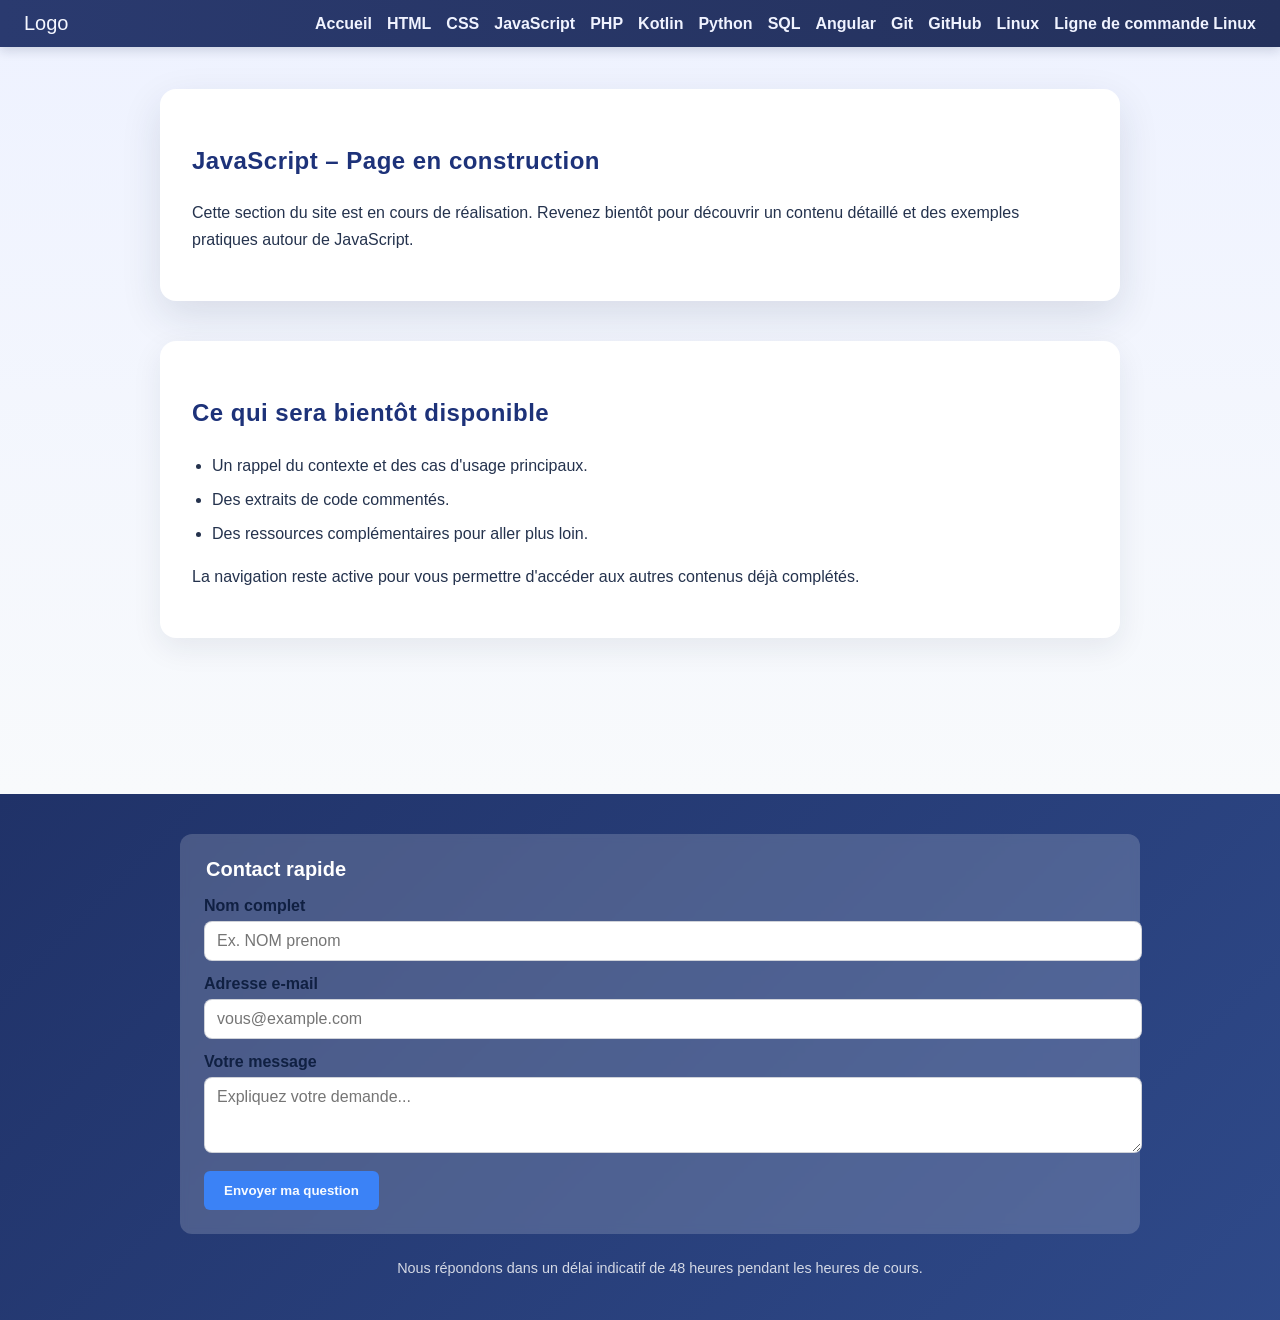
<file: pages/javascript.html>
<!DOCTYPE html>
<html lang="fr">
  <head>
    <meta charset="UTF-8" />
    <meta name="viewport" content="width=device-width, initial-scale=1.0" />
    <link rel="stylesheet" href="../css/Global.css" />
    <title>COURS SIO WEB | JavaScript</title>
  </head>
  <body>
    <header>
      <nav>
        <div class="logo">Logo</div>
        <div class="menu" id="menu">
          <a href="../index.html">Accueil</a>
          <a href="html.html">HTML</a>
          <a href="css.html">CSS</a>
          <a href="javascript.html">JavaScript</a>
          <a href="php.html">PHP</a>
          <a href="kotlin.html">Kotlin</a>
          <a href="python.html">Python</a>
          <a href="sql.html">SQL</a>
          <a href="angular.html">Angular</a>
          <a href="git.html">Git</a>
          <a href="github.html">GitHub</a>
          <a href="linux.html">Linux</a>
          <a href="linux_command_line.html">Ligne de commande Linux</a>
        </div>
        <div class="burger" id="burger" aria-label="Menu" aria-expanded="false" role="button" tabindex="0">
          <div></div>
          <div></div>
          <div></div>
        </div>
      </nav>
    </header>
    <main>
      <div class="content-wrapper">
        <section class="page-intro">
          <h1>JavaScript – Page en construction</h1>
          <p>
            Cette section du site est en cours de réalisation. Revenez bientôt
            pour découvrir un contenu détaillé et des exemples pratiques autour
            de JavaScript.
          </p>
        </section>
        <section class="page-section">
          <h2>Ce qui sera bientôt disponible</h2>
          <ul>
            <li>Un rappel du contexte et des cas d'usage principaux.</li>
            <li>Des extraits de code commentés.</li>
            <li>Des ressources complémentaires pour aller plus loin.</li>
          </ul>
          <p>
            La navigation reste active pour vous permettre d'accéder aux autres
            contenus déjà complétés.
          </p>
        </section>
      </div>
    </main>
    <footer class="site-footer" id="contact">
      <div class="footer-content">
        <form class="footer-form" method="post" action="#contact">
          <fieldset>
            <legend>Contact rapide</legend>
            <label for="footer-name">Nom complet</label>
            <input type="text" id="footer-name" name="full-name" required placeholder="Ex. NOM prenom" />
            <label for="footer-email">Adresse e-mail</label>
            <input type="email" id="footer-email" name="email" required placeholder="vous@example.com" />
            <label for="footer-message">Votre message</label>
            <textarea id="footer-message" name="message" rows="3" required placeholder="Expliquez votre demande..."></textarea>
            <button type="submit">Envoyer ma question</button>
          </fieldset>
        </form>
        <p class="form-guidance">
          Nous répondons dans un délai indicatif de 48&nbsp;heures pendant les heures de cours.
        </p>
      </div>
    </footer>
    <script src="../js/main.js"></script>
  </body>
</html>
</file>
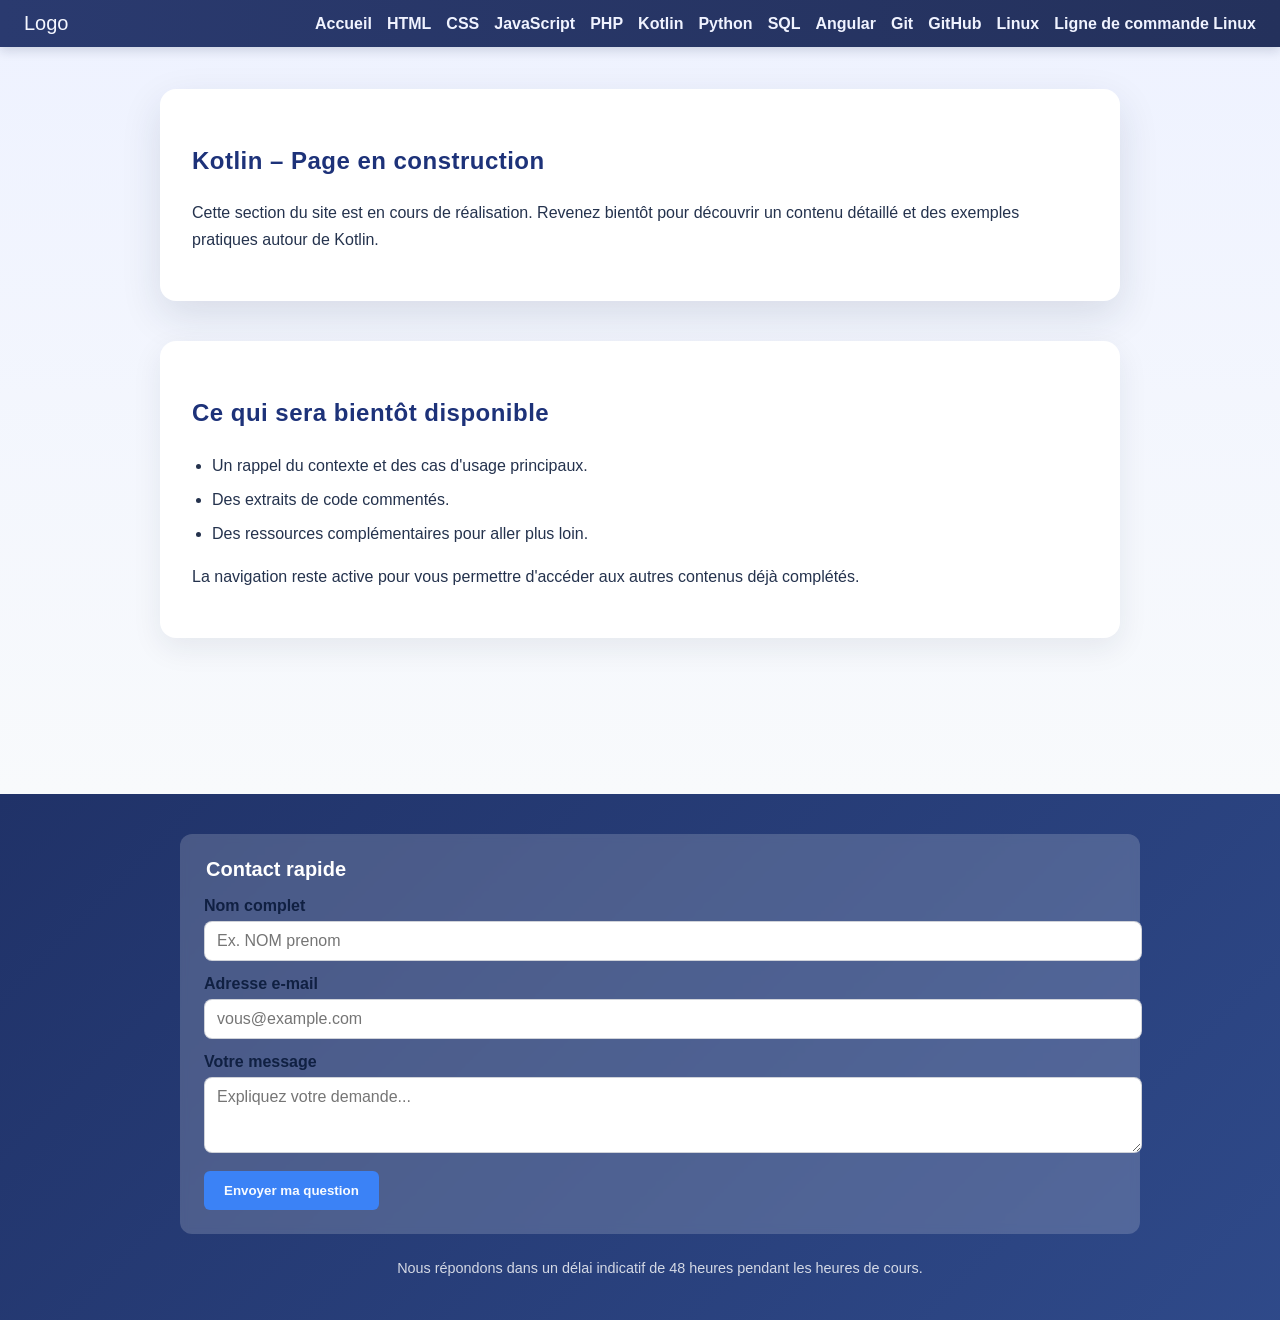
<file: pages/kotlin.html>
<!DOCTYPE html>
<html lang="fr">
  <head>
    <meta charset="UTF-8" />
    <meta name="viewport" content="width=device-width, initial-scale=1.0" />
    <link rel="stylesheet" href="../css/Global.css" />
    <title>COURS SIO WEB | Kotlin</title>
  </head>
  <body>
    <header>
      <nav>
        <div class="logo">Logo</div>
        <div class="menu" id="menu">
          <a href="../index.html">Accueil</a>
          <a href="html.html">HTML</a>
          <a href="css.html">CSS</a>
          <a href="javascript.html">JavaScript</a>
          <a href="php.html">PHP</a>
          <a href="kotlin.html">Kotlin</a>
          <a href="python.html">Python</a>
          <a href="sql.html">SQL</a>
          <a href="angular.html">Angular</a>
          <a href="git.html">Git</a>
          <a href="github.html">GitHub</a>
          <a href="linux.html">Linux</a>
          <a href="linux_command_line.html">Ligne de commande Linux</a>
        </div>
        <div class="burger" id="burger" aria-label="Menu" aria-expanded="false" role="button" tabindex="0">
          <div></div>
          <div></div>
          <div></div>
        </div>
      </nav>
    </header>
    <main>
      <div class="content-wrapper">
        <section class="page-intro">
          <h1>Kotlin – Page en construction</h1>
          <p>
            Cette section du site est en cours de réalisation. Revenez bientôt
            pour découvrir un contenu détaillé et des exemples pratiques autour
            de Kotlin.
          </p>
        </section>
        <section class="page-section">
          <h2>Ce qui sera bientôt disponible</h2>
          <ul>
            <li>Un rappel du contexte et des cas d'usage principaux.</li>
            <li>Des extraits de code commentés.</li>
            <li>Des ressources complémentaires pour aller plus loin.</li>
          </ul>
          <p>
            La navigation reste active pour vous permettre d'accéder aux autres
            contenus déjà complétés.
          </p>
        </section>
      </div>
    </main>
    <footer class="site-footer" id="contact">
      <div class="footer-content">
        <form class="footer-form" method="post" action="#contact">
          <fieldset>
            <legend>Contact rapide</legend>
            <label for="footer-name">Nom complet</label>
            <input type="text" id="footer-name" name="full-name" required placeholder="Ex. NOM prenom" />
            <label for="footer-email">Adresse e-mail</label>
            <input type="email" id="footer-email" name="email" required placeholder="vous@example.com" />
            <label for="footer-message">Votre message</label>
            <textarea id="footer-message" name="message" rows="3" required placeholder="Expliquez votre demande..."></textarea>
            <button type="submit">Envoyer ma question</button>
          </fieldset>
        </form>
        <p class="form-guidance">
          Nous répondons dans un délai indicatif de 48&nbsp;heures pendant les heures de cours.
        </p>
      </div>
    </footer>
    <script src="../js/main.js"></script>
  </body>
</html>
</file>
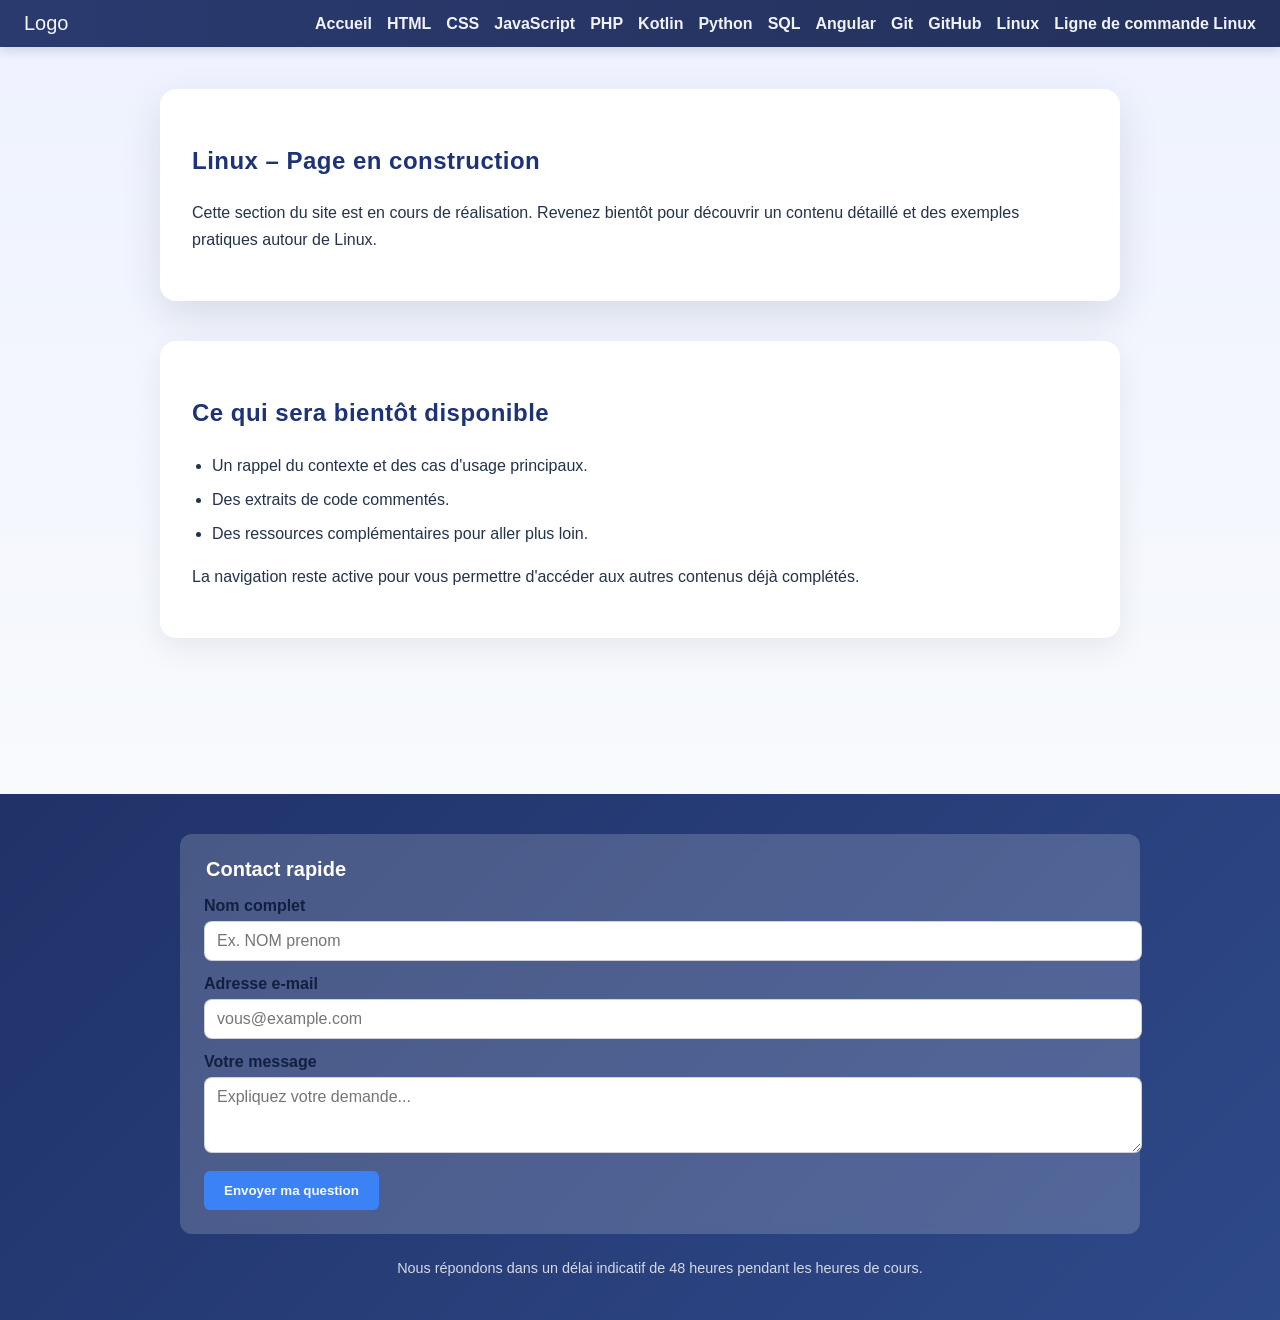
<file: pages/linux.html>
<!DOCTYPE html>
<html lang="fr">
  <head>
    <meta charset="UTF-8" />
    <meta name="viewport" content="width=device-width, initial-scale=1.0" />
    <link rel="stylesheet" href="../css/Global.css" />
    <title>COURS SIO WEB | Linux</title>
  </head>
  <body>
    <header>
      <nav>
        <div class="logo">Logo</div>
        <div class="menu" id="menu">
          <a href="../index.html">Accueil</a>
          <a href="html.html">HTML</a>
          <a href="css.html">CSS</a>
          <a href="javascript.html">JavaScript</a>
          <a href="php.html">PHP</a>
          <a href="kotlin.html">Kotlin</a>
          <a href="python.html">Python</a>
          <a href="sql.html">SQL</a>
          <a href="angular.html">Angular</a>
          <a href="git.html">Git</a>
          <a href="github.html">GitHub</a>
          <a href="linux.html">Linux</a>
          <a href="linux_command_line.html">Ligne de commande Linux</a>
        </div>
        <div class="burger" id="burger" aria-label="Menu" aria-expanded="false" role="button" tabindex="0">
          <div></div>
          <div></div>
          <div></div>
        </div>
      </nav>
    </header>
    <main>
      <div class="content-wrapper">
        <section class="page-intro">
          <h1>Linux – Page en construction</h1>
          <p>
            Cette section du site est en cours de réalisation. Revenez bientôt
            pour découvrir un contenu détaillé et des exemples pratiques autour
            de Linux.
          </p>
        </section>
        <section class="page-section">
          <h2>Ce qui sera bientôt disponible</h2>
          <ul>
            <li>Un rappel du contexte et des cas d'usage principaux.</li>
            <li>Des extraits de code commentés.</li>
            <li>Des ressources complémentaires pour aller plus loin.</li>
          </ul>
          <p>
            La navigation reste active pour vous permettre d'accéder aux autres
            contenus déjà complétés.
          </p>
        </section>
      </div>
    </main>
    <footer class="site-footer" id="contact">
      <div class="footer-content">
        <form class="footer-form" method="post" action="#contact">
          <fieldset>
            <legend>Contact rapide</legend>
            <label for="footer-name">Nom complet</label>
            <input type="text" id="footer-name" name="full-name" required placeholder="Ex. NOM prenom" />
            <label for="footer-email">Adresse e-mail</label>
            <input type="email" id="footer-email" name="email" required placeholder="vous@example.com" />
            <label for="footer-message">Votre message</label>
            <textarea id="footer-message" name="message" rows="3" required placeholder="Expliquez votre demande..."></textarea>
            <button type="submit">Envoyer ma question</button>
          </fieldset>
        </form>
        <p class="form-guidance">
          Nous répondons dans un délai indicatif de 48&nbsp;heures pendant les heures de cours.
        </p>
      </div>
    </footer>
    <script src="../js/main.js"></script>
  </body>
</html>
</file>
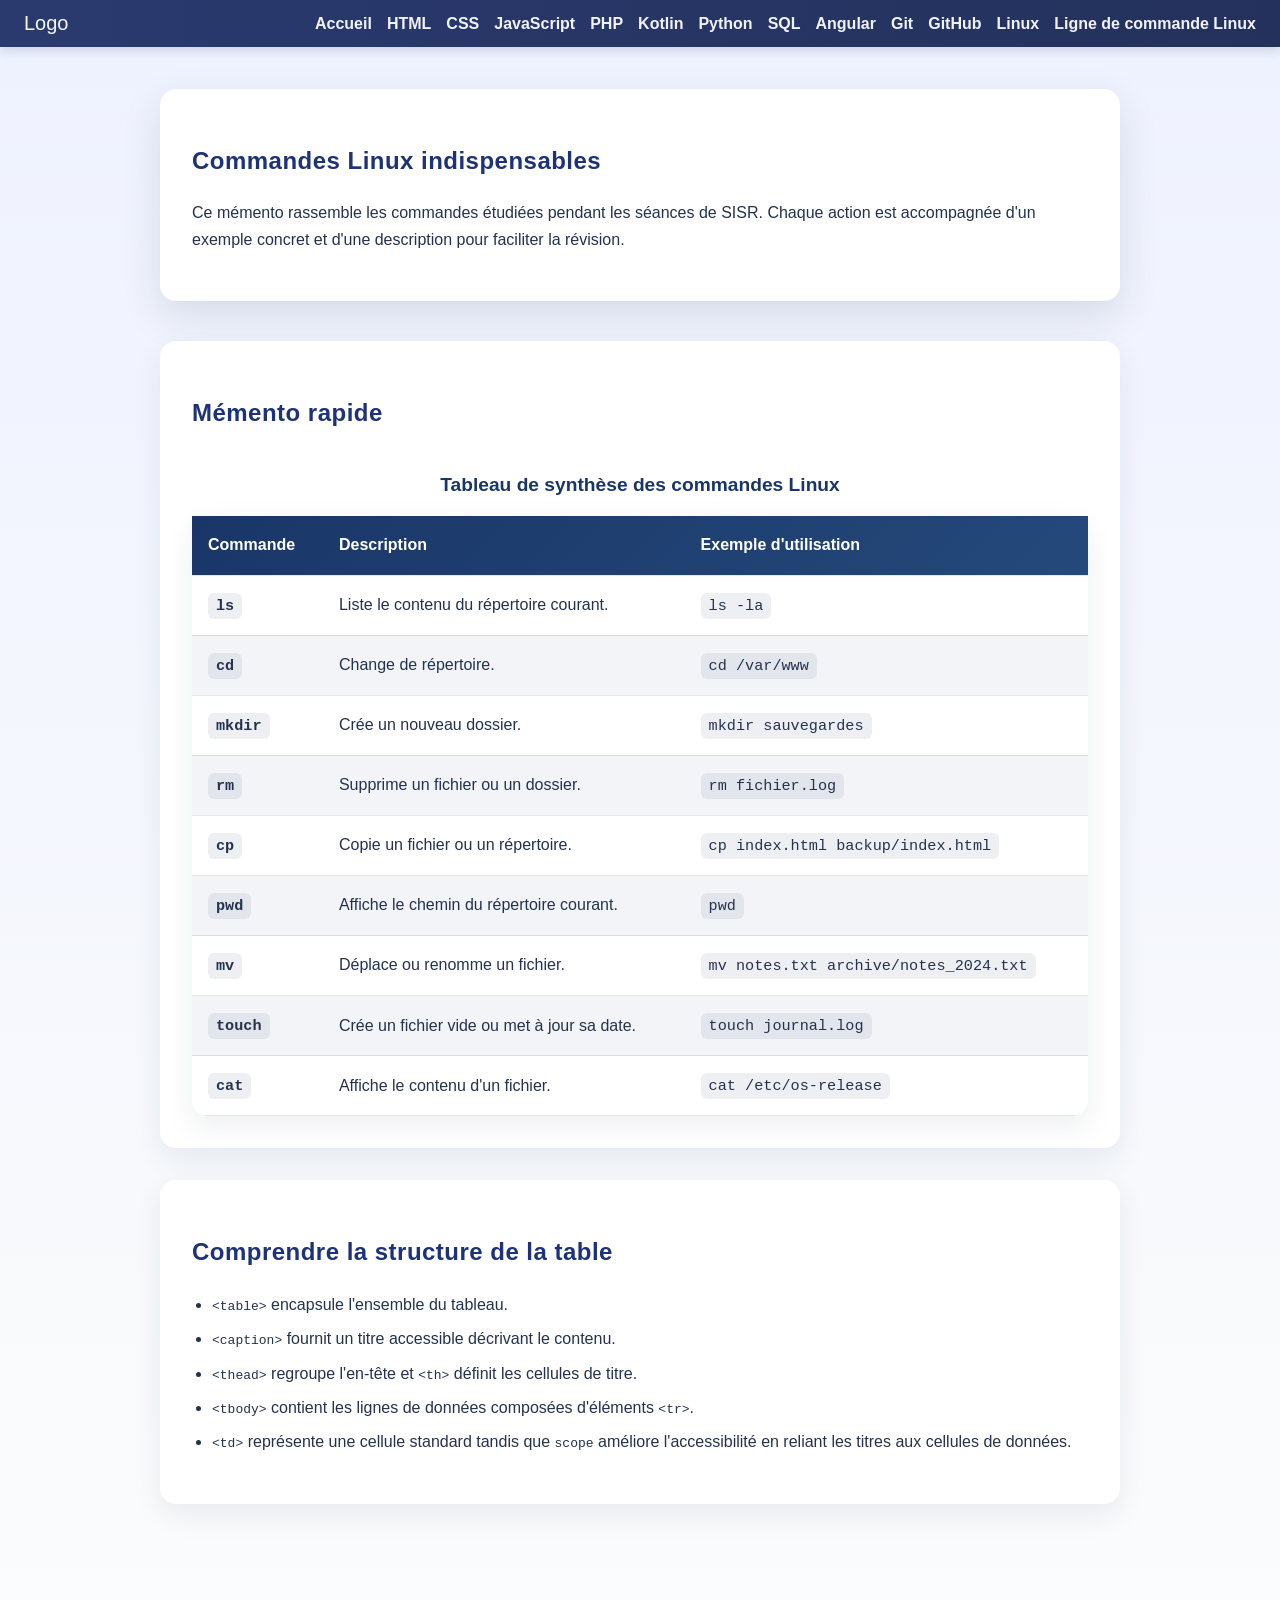
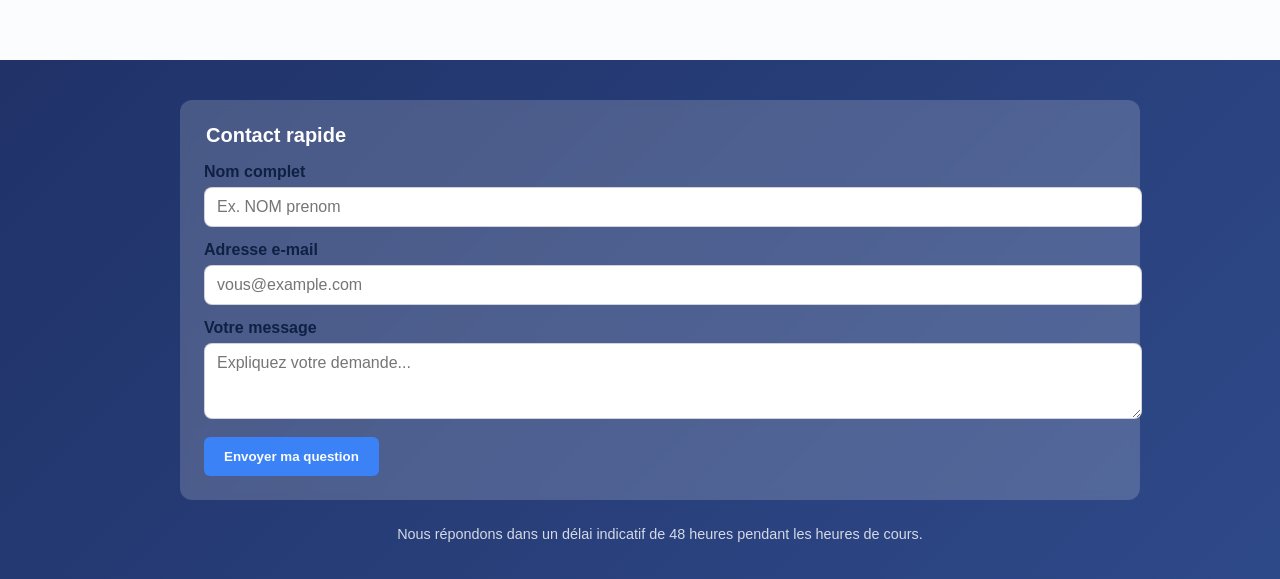
<file: pages/linux_command_line.html>
<!DOCTYPE html>
<html lang="fr">
  <head>
    <meta charset="UTF-8" />
    <meta name="viewport" content="width=device-width, initial-scale=1.0" />
    <link rel="stylesheet" href="../css/Global.css" />
    <link rel="stylesheet" href="../css/linux_command_line.css" />
    <title>COURS SIO WEB | Commandes Linux</title>
  </head>
  <body>
    <header>
      <nav>
        <div class="logo">Logo</div>
        <div class="menu" id="menu">
          <a href="../index.html">Accueil</a>
          <a href="html.html">HTML</a>
          <a href="css.html">CSS</a>
          <a href="javascript.html">JavaScript</a>
          <a href="php.html">PHP</a>
          <a href="kotlin.html">Kotlin</a>
          <a href="python.html">Python</a>
          <a href="sql.html">SQL</a>
          <a href="angular.html">Angular</a>
          <a href="git.html">Git</a>
          <a href="github.html">GitHub</a>
          <a href="linux.html">Linux</a>
          <a href="linux_command_line.html">Ligne de commande Linux</a>
        </div>
        <div
          class="burger"
          id="burger"
          aria-label="Menu"
          aria-expanded="false"
          role="button"
          tabindex="0"
        >
          <div></div>
          <div></div>
          <div></div>
        </div>
      </nav>
    </header>
    <main>
      <div class="content-wrapper">
        <section class="page-intro">
          <h1>Commandes Linux indispensables</h1>
          <p>
            Ce mémento rassemble les commandes étudiées pendant les séances de
            SISR. Chaque action est accompagnée d'un exemple concret et d'une
            description pour faciliter la révision.
          </p>
        </section>
        <section class="page-section">
          <h2>Mémento rapide</h2>
          <table class="commands-table">
            <caption>Tableau de synthèse des commandes Linux</caption>
            <thead>
              <tr>
                <th scope="col">Commande</th>
                <th scope="col">Description</th>
                <th scope="col">Exemple d'utilisation</th>
              </tr>
            </thead>
            <tbody>
              <tr>
                <th scope="row"><code>ls</code></th>
                <td>Liste le contenu du répertoire courant.</td>
                <td><code>ls -la</code></td>
              </tr>
              <tr>
                <th scope="row"><code>cd</code></th>
                <td>Change de répertoire.</td>
                <td><code>cd /var/www</code></td>
              </tr>
              <tr>
                <th scope="row"><code>mkdir</code></th>
                <td>Crée un nouveau dossier.</td>
                <td><code>mkdir sauvegardes</code></td>
              </tr>
              <tr>
                <th scope="row"><code>rm</code></th>
                <td>Supprime un fichier ou un dossier.</td>
                <td><code>rm fichier.log</code></td>
              </tr>
              <tr>
                <th scope="row"><code>cp</code></th>
                <td>Copie un fichier ou un répertoire.</td>
                <td><code>cp index.html backup/index.html</code></td>
              </tr>
              <tr>
                <th scope="row"><code>pwd</code></th>
                <td>Affiche le chemin du répertoire courant.</td>
                <td><code>pwd</code></td>
              </tr>
              <tr>
                <th scope="row"><code>mv</code></th>
                <td>Déplace ou renomme un fichier.</td>
                <td><code>mv notes.txt archive/notes_2024.txt</code></td>
              </tr>
              <tr>
                <th scope="row"><code>touch</code></th>
                <td>Crée un fichier vide ou met à jour sa date.</td>
                <td><code>touch journal.log</code></td>
              </tr>
              <tr>
                <th scope="row"><code>cat</code></th>
                <td>Affiche le contenu d'un fichier.</td>
                <td><code>cat /etc/os-release</code></td>
              </tr>
            </tbody>
          </table>
        </section>
        <section class="page-section">
          <h2>Comprendre la structure de la table</h2>
          <ul>
            <li>
              <code>&lt;table&gt;</code> encapsule l'ensemble du tableau.
            </li>
            <li>
              <code>&lt;caption&gt;</code> fournit un titre accessible décrivant le
              contenu.
            </li>
            <li>
              <code>&lt;thead&gt;</code> regroupe l'en-tête et <code>&lt;th&gt;</code>
              définit les cellules de titre.
            </li>
            <li>
              <code>&lt;tbody&gt;</code> contient les lignes de données composées
              d'éléments <code>&lt;tr&gt;</code>.
            </li>
            <li>
              <code>&lt;td&gt;</code> représente une cellule standard tandis que
              <code>scope</code> améliore l'accessibilité en reliant les titres
              aux cellules de données.
            </li>
          </ul>
        </section>
      </div>
    </main>
    <footer class="site-footer" id="contact">
      <div class="footer-content">
        <form class="footer-form" method="post" action="#contact">
          <fieldset>
            <legend>Contact rapide</legend>
            <label for="footer-name">Nom complet</label>
            <input
              type="text"
              id="footer-name"
              name="full-name"
              required
              placeholder="Ex. NOM prenom"
            />
            <label for="footer-email">Adresse e-mail</label>
            <input
              type="email"
              id="footer-email"
              name="email"
              required
              placeholder="vous@example.com"
            />
            <label for="footer-message">Votre message</label>
            <textarea
              id="footer-message"
              name="message"
              rows="3"
              required
              placeholder="Expliquez votre demande..."
            ></textarea>
            <button type="submit">Envoyer ma question</button>
          </fieldset>
        </form>
        <p class="form-guidance">
          Nous répondons dans un délai indicatif de 48&nbsp;heures pendant les
          heures de cours.
        </p>
      </div>
    </footer>
    <script src="../js/main.js"></script>
  </body>
</html>
</file>
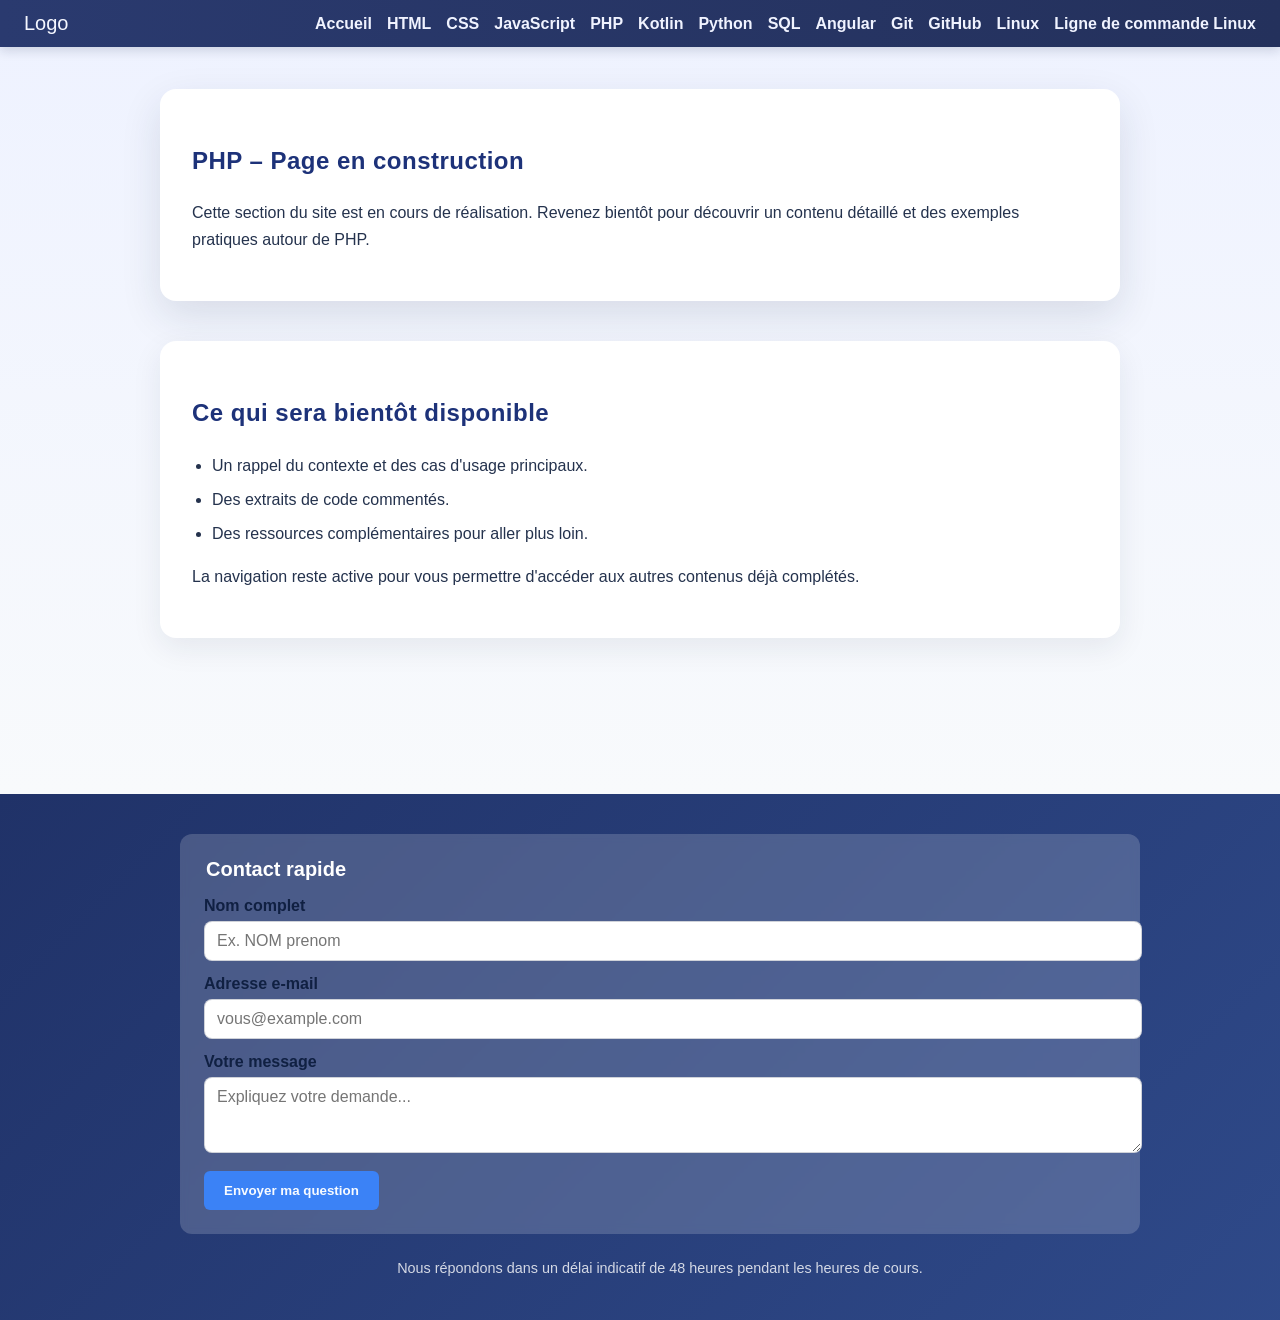
<file: pages/php.html>
<!DOCTYPE html>
<html lang="fr">
  <head>
    <meta charset="UTF-8" />
    <meta name="viewport" content="width=device-width, initial-scale=1.0" />
    <link rel="stylesheet" href="../css/Global.css" />
    <title>COURS SIO WEB | PHP</title>
  </head>
  <body>
    <header>
      <nav>
        <div class="logo">Logo</div>
        <div class="menu" id="menu">
          <a href="../index.html">Accueil</a>
          <a href="html.html">HTML</a>
          <a href="css.html">CSS</a>
          <a href="javascript.html">JavaScript</a>
          <a href="php.html">PHP</a>
          <a href="kotlin.html">Kotlin</a>
          <a href="python.html">Python</a>
          <a href="sql.html">SQL</a>
          <a href="angular.html">Angular</a>
          <a href="git.html">Git</a>
          <a href="github.html">GitHub</a>
          <a href="linux.html">Linux</a>
          <a href="linux_command_line.html">Ligne de commande Linux</a>
        </div>
        <div class="burger" id="burger" aria-label="Menu" aria-expanded="false" role="button" tabindex="0">
          <div></div>
          <div></div>
          <div></div>
        </div>
      </nav>
    </header>
    <main>
      <div class="content-wrapper">
        <section class="page-intro">
          <h1>PHP – Page en construction</h1>
          <p>
            Cette section du site est en cours de réalisation. Revenez bientôt
            pour découvrir un contenu détaillé et des exemples pratiques autour
            de PHP.
          </p>
        </section>
        <section class="page-section">
          <h2>Ce qui sera bientôt disponible</h2>
          <ul>
            <li>Un rappel du contexte et des cas d'usage principaux.</li>
            <li>Des extraits de code commentés.</li>
            <li>Des ressources complémentaires pour aller plus loin.</li>
          </ul>
          <p>
            La navigation reste active pour vous permettre d'accéder aux autres
            contenus déjà complétés.
          </p>
        </section>
      </div>
    </main>
    <footer class="site-footer" id="contact">
      <div class="footer-content">
        <form class="footer-form" method="post" action="#contact">
          <fieldset>
            <legend>Contact rapide</legend>
            <label for="footer-name">Nom complet</label>
            <input type="text" id="footer-name" name="full-name" required placeholder="Ex. NOM prenom" />
            <label for="footer-email">Adresse e-mail</label>
            <input type="email" id="footer-email" name="email" required placeholder="vous@example.com" />
            <label for="footer-message">Votre message</label>
            <textarea id="footer-message" name="message" rows="3" required placeholder="Expliquez votre demande..."></textarea>
            <button type="submit">Envoyer ma question</button>
          </fieldset>
        </form>
        <p class="form-guidance">
          Nous répondons dans un délai indicatif de 48&nbsp;heures pendant les heures de cours.
        </p>
      </div>
    </footer>
    <script src="../js/main.js"></script>
  </body>
</html>
</file>
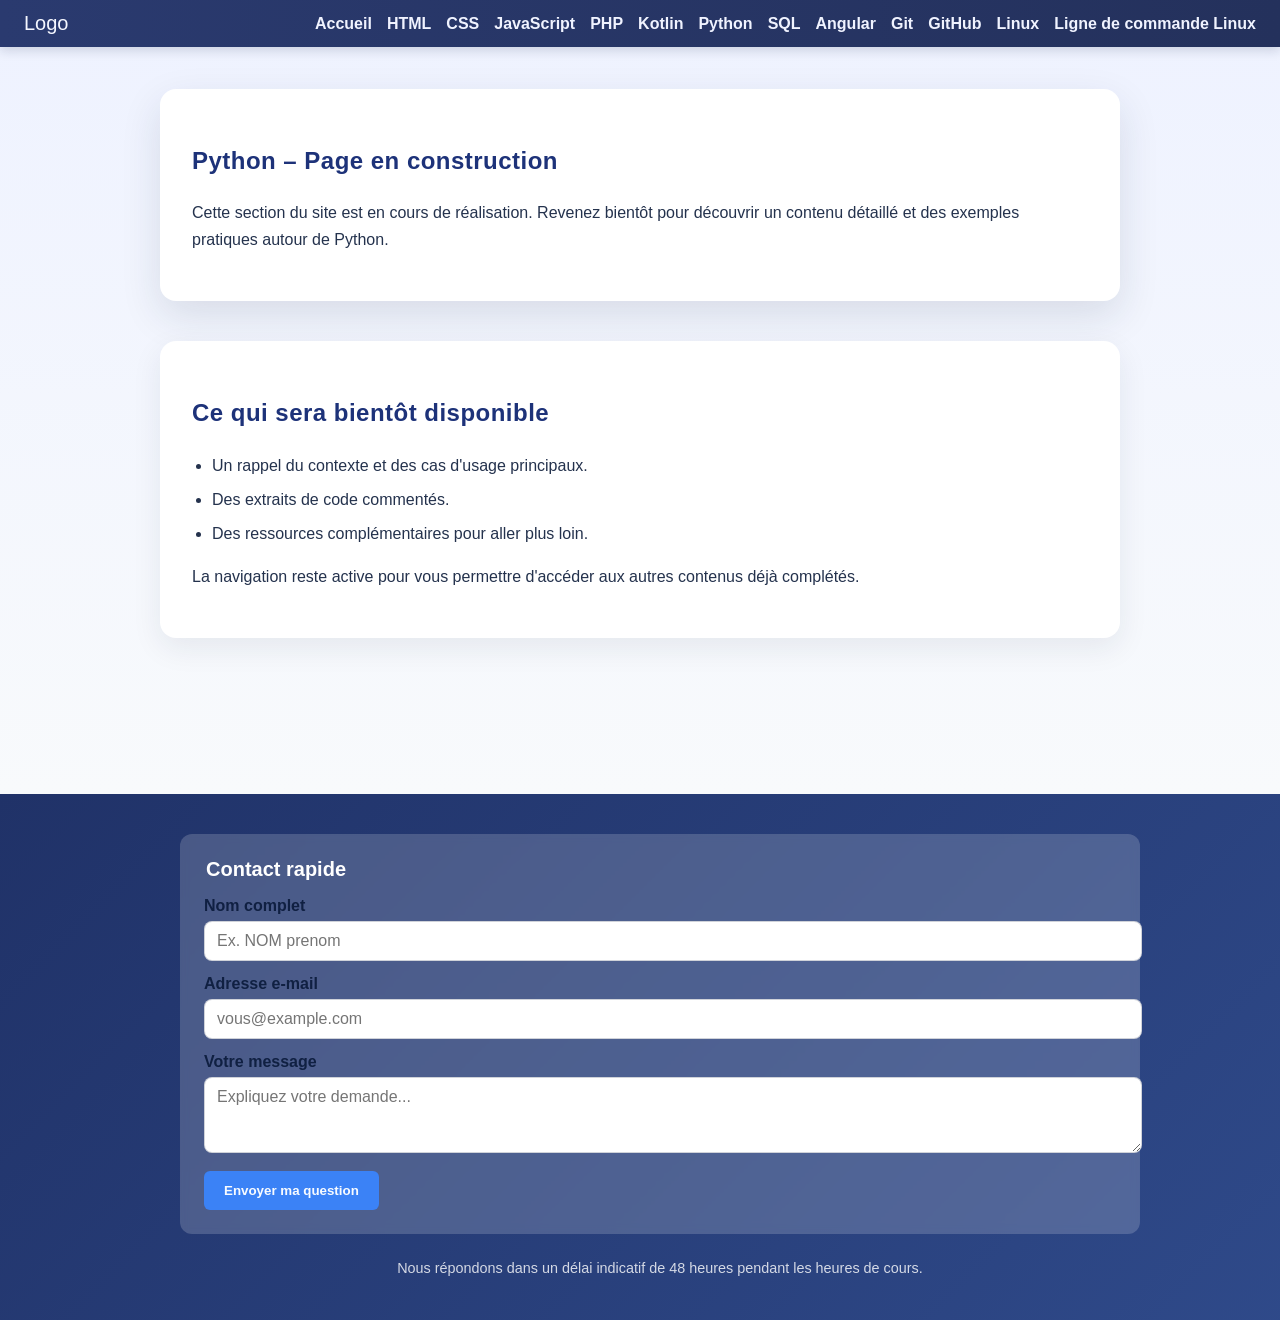
<file: pages/python.html>
<!DOCTYPE html>
<html lang="fr">
  <head>
    <meta charset="UTF-8" />
    <meta name="viewport" content="width=device-width, initial-scale=1.0" />
    <link rel="stylesheet" href="../css/Global.css" />
    <title>COURS SIO WEB | Python</title>
  </head>
  <body>
    <header>
      <nav>
        <div class="logo">Logo</div>
        <div class="menu" id="menu">
          <a href="../index.html">Accueil</a>
          <a href="html.html">HTML</a>
          <a href="css.html">CSS</a>
          <a href="javascript.html">JavaScript</a>
          <a href="php.html">PHP</a>
          <a href="kotlin.html">Kotlin</a>
          <a href="python.html">Python</a>
          <a href="sql.html">SQL</a>
          <a href="angular.html">Angular</a>
          <a href="git.html">Git</a>
          <a href="github.html">GitHub</a>
          <a href="linux.html">Linux</a>
          <a href="linux_command_line.html">Ligne de commande Linux</a>
        </div>
        <div class="burger" id="burger" aria-label="Menu" aria-expanded="false" role="button" tabindex="0">
          <div></div>
          <div></div>
          <div></div>
        </div>
      </nav>
    </header>
    <main>
      <div class="content-wrapper">
        <section class="page-intro">
          <h1>Python – Page en construction</h1>
          <p>
            Cette section du site est en cours de réalisation. Revenez bientôt
            pour découvrir un contenu détaillé et des exemples pratiques autour
            de Python.
          </p>
        </section>
        <section class="page-section">
          <h2>Ce qui sera bientôt disponible</h2>
          <ul>
            <li>Un rappel du contexte et des cas d'usage principaux.</li>
            <li>Des extraits de code commentés.</li>
            <li>Des ressources complémentaires pour aller plus loin.</li>
          </ul>
          <p>
            La navigation reste active pour vous permettre d'accéder aux autres
            contenus déjà complétés.
          </p>
        </section>
      </div>
    </main>
    <footer class="site-footer" id="contact">
      <div class="footer-content">
        <form class="footer-form" method="post" action="#contact">
          <fieldset>
            <legend>Contact rapide</legend>
            <label for="footer-name">Nom complet</label>
            <input type="text" id="footer-name" name="full-name" required placeholder="Ex. NOM prenom" />
            <label for="footer-email">Adresse e-mail</label>
            <input type="email" id="footer-email" name="email" required placeholder="vous@example.com" />
            <label for="footer-message">Votre message</label>
            <textarea id="footer-message" name="message" rows="3" required placeholder="Expliquez votre demande..."></textarea>
            <button type="submit">Envoyer ma question</button>
          </fieldset>
        </form>
        <p class="form-guidance">
          Nous répondons dans un délai indicatif de 48&nbsp;heures pendant les heures de cours.
        </p>
      </div>
    </footer>
    <script src="../js/main.js"></script>
  </body>
</html>
</file>
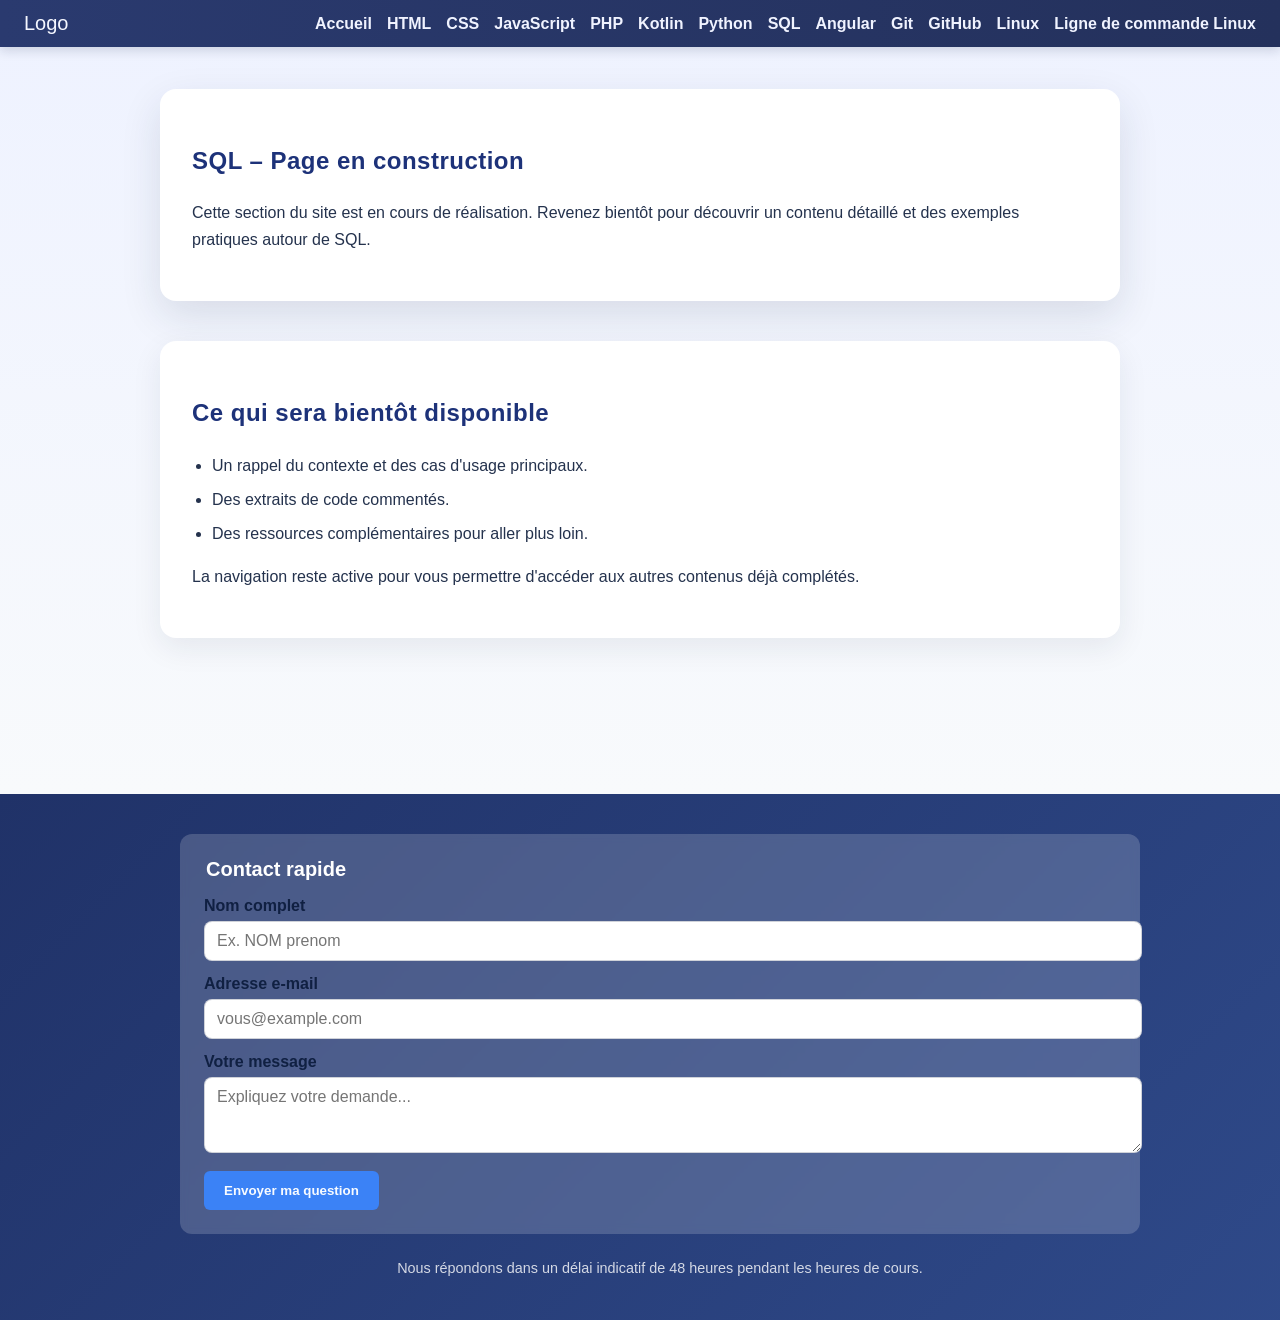
<file: pages/sql.html>
<!DOCTYPE html>
<html lang="fr">
  <head>
    <meta charset="UTF-8" />
    <meta name="viewport" content="width=device-width, initial-scale=1.0" />
    <link rel="stylesheet" href="../css/Global.css" />
    <title>COURS SIO WEB | SQL</title>
  </head>
  <body>
    <header>
      <nav>
        <div class="logo">Logo</div>
        <div class="menu" id="menu">
          <a href="../index.html">Accueil</a>
          <a href="html.html">HTML</a>
          <a href="css.html">CSS</a>
          <a href="javascript.html">JavaScript</a>
          <a href="php.html">PHP</a>
          <a href="kotlin.html">Kotlin</a>
          <a href="python.html">Python</a>
          <a href="sql.html">SQL</a>
          <a href="angular.html">Angular</a>
          <a href="git.html">Git</a>
          <a href="github.html">GitHub</a>
          <a href="linux.html">Linux</a>
          <a href="linux_command_line.html">Ligne de commande Linux</a>
        </div>
        <div class="burger" id="burger" aria-label="Menu" aria-expanded="false" role="button" tabindex="0">
          <div></div>
          <div></div>
          <div></div>
        </div>
      </nav>
    </header>
    <main>
      <div class="content-wrapper">
        <section class="page-intro">
          <h1>SQL – Page en construction</h1>
          <p>
            Cette section du site est en cours de réalisation. Revenez bientôt
            pour découvrir un contenu détaillé et des exemples pratiques autour
            de SQL.
          </p>
        </section>
        <section class="page-section">
          <h2>Ce qui sera bientôt disponible</h2>
          <ul>
            <li>Un rappel du contexte et des cas d'usage principaux.</li>
            <li>Des extraits de code commentés.</li>
            <li>Des ressources complémentaires pour aller plus loin.</li>
          </ul>
          <p>
            La navigation reste active pour vous permettre d'accéder aux autres
            contenus déjà complétés.
          </p>
        </section>
      </div>
    </main>
    <footer class="site-footer" id="contact">
      <div class="footer-content">
        <form class="footer-form" method="post" action="#contact">
          <fieldset>
            <legend>Contact rapide</legend>
            <label for="footer-name">Nom complet</label>
            <input type="text" id="footer-name" name="full-name" required placeholder="Ex. NOM prenom" />
            <label for="footer-email">Adresse e-mail</label>
            <input type="email" id="footer-email" name="email" required placeholder="vous@example.com" />
            <label for="footer-message">Votre message</label>
            <textarea id="footer-message" name="message" rows="3" required placeholder="Expliquez votre demande..."></textarea>
            <button type="submit">Envoyer ma question</button>
          </fieldset>
        </form>
        <p class="form-guidance">
          Nous répondons dans un délai indicatif de 48&nbsp;heures pendant les heures de cours.
        </p>
      </div>
    </footer>
    <script src="../js/main.js"></script>
  </body>
</html>
</file>
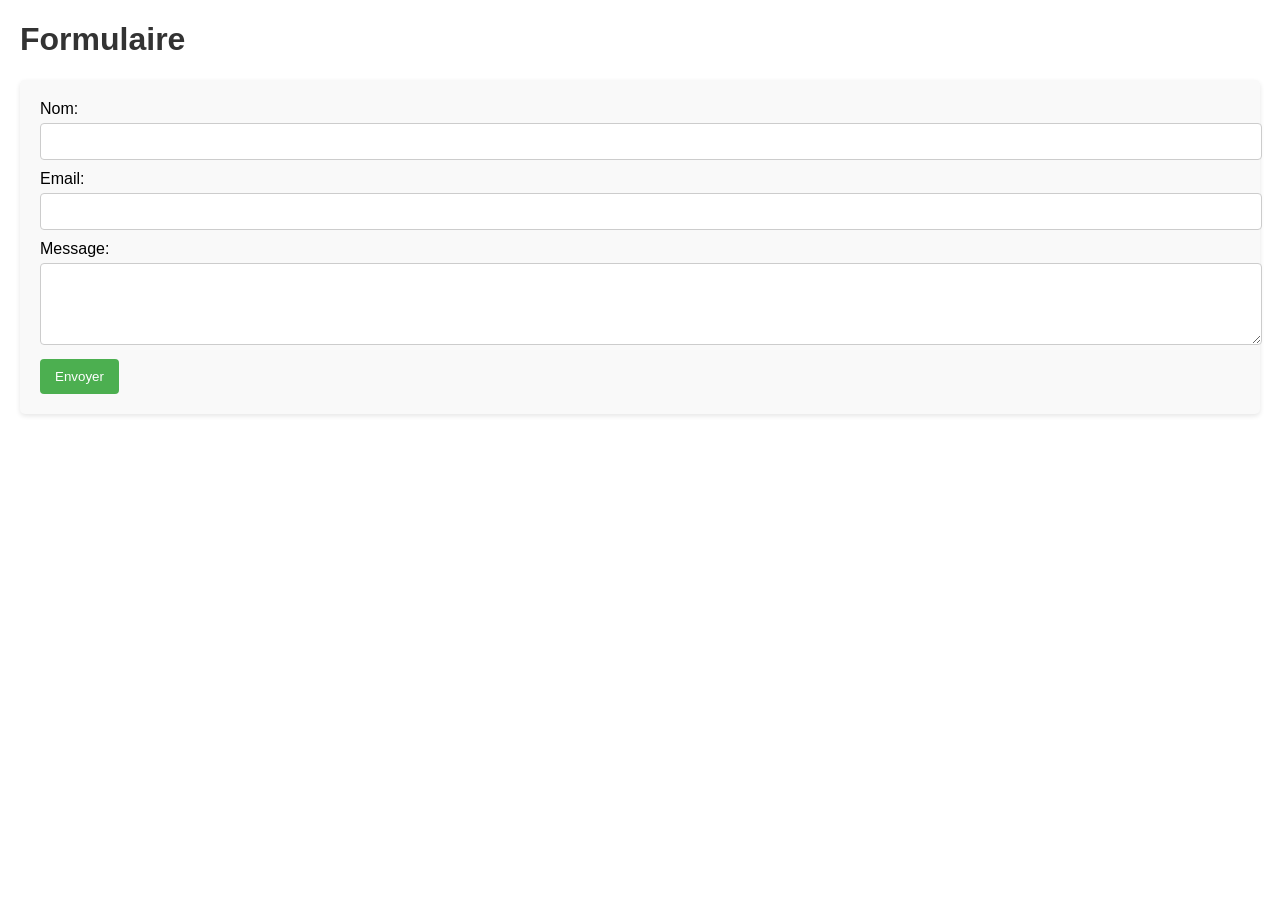
<file: ref_cours/formulaire.html>
<!DOCTYPE html>
<html lang="en">
  <head>
    <meta charset="UTF-8" />
    <meta name="viewport" content="width=device-width, initial-scale=1.0" />
    <link rel="stylesheet" href="formulaire.css" />
    <title>formulaire</title>
  </head>
  <body>
    <h1>Formulaire</h1>
    <!-- Formulaire de contact -->
    <!-- <form> : début du formulaire.

    action="msg.php" : indique que lorsque le formulaire sera soumis, les données seront envoyées au fichier msg.php (qui peut être un script côté serveur pour traiter les données).

    method="post" : précise que les données seront envoyées en utilisant la méthode POST, ce qui permet d’envoyer des informations de façon plus sécurisée et sans les afficher dans l’URL. 
    method="GET" : les données sont envoyées dans l'URL, ce qui peut être moins sécurisé pour des informations sensibles.
    -->
    <form action="msg.php" method="post">
      <!-- <label> : étiquette pour un champ de formulaire. L’attribut for lie l’étiquette à un champ spécifique en utilisant l’ID du champ. -->
      <label for="name">Nom:</label>
      <!-- <input> : champ de saisie de texte. L’attribut type="text" indique qu’il s’agit d’un champ de texte, id="name" est l’identifiant du champ, name="name" est le nom du champ qui sera envoyé avec le formulaire, et required indique que ce champ est obligatoire. -->
      <input type="text" id="name" name="name" required />
      <!-- Champ de saisie pour l'email -->
      <label for="email">Email:</label>
      <!-- Champ de saisie de texte pour l'email. L'attribut type="email" indique qu'il s'agit d'un champ pour une adresse email, ce qui permet une validation automatique du format de l'email. -->
      <input type="email" id="email" name="email" required />
      <!-- Champ de saisie pour le message -->
      <label for="message">Message:</label>
      <!-- <textarea> : champ de saisie de texte multilignes. L’attribut rows="4" indique le nombre de lignes visibles dans le champ. -->
      <textarea id="message" name="message" rows="4" required></textarea>
      <!-- <button> : bouton pour soumettre le formulaire. -->
      <!-- L’attribut type="submit" indique que ce bouton soumettra le formulaire lorsqu’il sera cliqué. -->
      <button type="submit">Envoyer</button>
    </form>
  </body>
</html>
</file>
<file: css/Global.css>
/* Styles globaux */
body {
  margin: 0;
  padding: 0;
  font-family: "Nunito", "Open Sans", Arial, sans-serif;
  background: linear-gradient(180deg, #eef2ff 0%, #f8fafc 60%, #ffffff 100%);
  color: #24324d;
}

h1,
h2,
h3,
h4,
h5,
h6 {
  font-family: "Montserrat", "Poppins", "Segoe UI", sans-serif;
  color: #1d3279;
  letter-spacing: 0.02em;
}

p,
li,
label,
input,
textarea,
button {
  font-family: "Nunito", "Open Sans", Arial, sans-serif;
}
/* En-tête */
/* nav */
/* Barre de navigation */
nav {
  background: linear-gradient(90deg, #2a3a6f 0%, #24315c 100%);
  display: flex;
  justify-content: space-between;
  align-items: center;
  padding: 12px 24px;
  box-shadow: 0 4px 10px rgba(18, 32, 70, 0.15);
}

/* Logo ou titre */
.logo {
  color: #f5f7ff;
  font-size: 1.25em;
}

/* Menu */
.menu {
  display: flex;
  gap: 15px;
}

.menu a {
  color: #f0f3ff;
  text-decoration: none;
  font-weight: 600;
  transition: color 0.3s ease, text-shadow 0.3s ease;
}

.menu a:hover,
.menu a:focus {
  color: #ffe066;
  text-shadow: 0 1px 4px rgba(255, 224, 102, 0.5);
}

/* Menu burger */
.burger {
  display: none;
  flex-direction: column;
  cursor: pointer;
}

.burger div {
  width: 25px;
  height: 3px;
  background-color: #f5f7ff;
  margin: 4px 0;
  border-radius: 2px;
}

/* Styles mobiles */
@media (max-width: 1000px) {
  /* cacher le menu horizontal */
  .menu {
    display: none;
    flex-direction: column;
    background-color: rgba(36, 49, 92, 0.95);
    position: absolute;
    top: 60px;
    right: 20px;
    width: 200px;
    padding: 10px;
    z-index: 1;
  }

  /* afficher le menu quand ouvert */
  .menu.show {
    display: flex;
  }

  /* Afficher le burger */
  .burger {
    display: flex;
  }
}
/* Styles pour le contenu principal dans le*/
main {
  padding: 42px 20px 64px;
  background-color: transparent;
  line-height: 1.65;
}

main .content-wrapper {
  max-width: 960px;
  margin: 0 auto;
}
/* 
    Les articles sont initialement déplacés vers la gauche et transparents.
    La transition permet un effet de fade-in et de glissement lors de l'ajout de la classe fade-in.
    will-change optimise les performances pour les propriétés transform et opacity.
*/
article {
  /* fait entrer les articles par la gauche */
  transform: translateX(-100%);
  opacity: 0;
  transition: transform 0.8s cubic-bezier(0.77, 0, 0.175, 1), opacity 0.8s;
  will-change: transform, opacity;
}

article.fade-in {
  transform: translateX(0);
  opacity: 1;
}
article {
  padding: 22px;
  background-color: #ffffff;
  border-radius: 10px;
  box-shadow: 0 2px 12px rgba(31, 45, 85, 0.08);
  margin: 22px auto;
  max-width: 640px;
  border-top: 4px solid #5b7bff;
}
/* class pour le conteneur flexible (parent) pour les articles */
.d-flex {
  display: flex;
  justify-content: space-between;
  align-items: center;
}
/* wrap articles : permet de les aligner en colonnes sur les petits écrans. class combiné avec .d-flex */
.wrap {
  flex-wrap: wrap;
}
/* class pour les boutons */
button {
  background-color: #3b82f6;
  color: white;
  border: none;
  padding: 10px 20px;
  border-radius: 6px;
  cursor: pointer;
  transition: background-color 0.3s ease, transform 0.2s ease;
}
button a {
  color: white;
  text-decoration: none;
}

button:hover {
  background-color: #2563eb;
  transform: translateY(-1px);
}
/* couleur des icônes */
.htmlColor {
  color: #e44d26;
}
.cssColor {
  color: #2965f1;
}
.jsColor {
  color: #f7df1e;
}
.phpColor {
  color: #8993be;
}
.kotlinColor {
  color: #0095d5;
}
.pythonColor {
  color: #3776ab;
}
.gitColor {
  color: #f05032;
}
.githubColor {
  color: #181717;
}
.sqlColor {
  color: #e34f26;
}
.linuxColor {
  color: #fcc624;
}
.terminalColor {
  color: #4d4d4d;
}
.angularColor {
  color: #dd0031;
}
/* class pour les tailles d'icônes */
.icon {
  font-size: 3rem;
}
.icon-small {
  font-size: 16px;
}
.icon-large {
  font-size: 32px;
}
/* class pour les logos */
.kotlinLogo {
  width: 3rem;
  height: auto;
}
/* class pour le pied de page */
footer {
  text-align: center;
  padding: 10px;
  background-color: #f1f1f1;
  bottom: 0;
  width: 100%;
}

.site-footer {
  background: linear-gradient(135deg, #203268, #2f4a8a);
  color: #fff;
  padding: 40px 20px;
  margin-top: 60px;
}

.site-footer .footer-content {
  max-width: 960px;
  margin: 0 auto;
  display: grid;
  gap: 24px;
}

.site-footer p {
  margin: 0;
  line-height: 1.5;
}

.footer-form {
  background-color: rgba(255, 255, 255, 0.18);
  border-radius: 12px;
  padding: 24px;
  backdrop-filter: blur(4px);
  text-align: left;
}

.footer-form fieldset {
  border: none;
  margin: 0;
  padding: 0;
}

.footer-form legend {
  font-size: 1.25rem;
  margin-bottom: 16px;
  font-weight: 600;
}

.footer-form label {
  display: block;
  font-weight: 600;
  margin-bottom: 6px;
  color: #102042;
}

.footer-form input,
.footer-form textarea {
  width: 100%;
  padding: 10px 12px;
  border: 1px solid rgba(16, 32, 66, 0.2);
  border-radius: 8px;
  font-size: 1rem;
  margin-bottom: 14px;
  transition: border-color 0.3s ease, box-shadow 0.3s ease;
}

.footer-form input:focus,
.footer-form textarea:focus {
  border-color: #5b7bff;
  outline: none;
  box-shadow: 0 0 0 3px rgba(91, 123, 255, 0.25);
}

.footer-form button {
  background-color: #3b82f6;
  color: #f8fbff;
  font-weight: 700;
  padding: 12px 20px;
}

.footer-form button:hover,
.footer-form button:focus {
  background-color: #2563eb;
}

.form-guidance {
  font-size: 0.9rem;
  color: rgba(255, 255, 255, 0.8);
}

.page-intro {
  background-color: #ffffff;
  border-radius: 16px;
  padding: 32px;
  box-shadow: 0 15px 40px rgba(23, 38, 64, 0.12);
  margin-bottom: 40px;
}

.page-section {
  background-color: #ffffff;
  border-radius: 16px;
  padding: 32px;
  box-shadow: 0 10px 30px rgba(23, 38, 64, 0.08);
  margin-bottom: 32px;
}

.page-section ul {
  padding-left: 20px;
}

.page-section li {
  margin-bottom: 8px;
}
</file>
<file: css/linux_command_line.css>
.commands-table {
  width: 100%;
  border-collapse: collapse;
  background-color: #ffffff;
  border-radius: 16px;
  overflow: hidden;
  box-shadow: 0 10px 30px rgba(23, 38, 64, 0.08);
}

.commands-table caption {
  caption-side: top;
  font-weight: 700;
  font-size: 1.2rem;
  padding: 16px;
  color: #1a3668;
}

.commands-table th,
.commands-table td {
  padding: 16px;
  text-align: left;
  border-bottom: 1px solid rgba(15, 23, 42, 0.1);
}

.commands-table thead {
  background: linear-gradient(135deg, #1a3668, #24497a);
  color: #fff;
}

.commands-table tbody tr:nth-child(even) {
  background-color: rgba(26, 54, 104, 0.05);
}

.commands-table code {
  background-color: rgba(26, 54, 104, 0.08);
  padding: 4px 8px;
  border-radius: 6px;
  font-size: 0.95rem;
}

@media (max-width: 768px) {
  .commands-table th,
  .commands-table td {
    padding: 12px;
  }

  .commands-table {
    font-size: 0.95rem;
  }
}
</file>
<file: ref_cours/formulaire.css>
body {
  font-family: Arial, sans-serif;
  margin: 20px;
}

h1 {
  color: #333;
}

form {
  background-color: #f9f9f9;
  padding: 20px;
  /* Ajout d'une bordure avec un arrondi */
  border-radius: 5px;
  /* Ajout d'une ombre */
  box-shadow: 0 2px 5px rgba(0, 0, 0, 0.1);
}

label {
  /* transforme <label>(inline en display block  */
  display: block;
  margin-bottom: 5px;
}

input[type="text"],
input[type="email"],
textarea {
  width: 100%;
  padding: 10px;
  margin-bottom: 10px;
  border: 1px solid #ccc;
  border-radius: 4px;
}

button[type="submit"] {
  background-color: #4caf50;
  color: white;
  padding: 10px 15px;
  border: none;
  border-radius: 4px;
  cursor: pointer;
}

button[type="submit"]:hover {
  background-color: #45a049;
}
</file>
